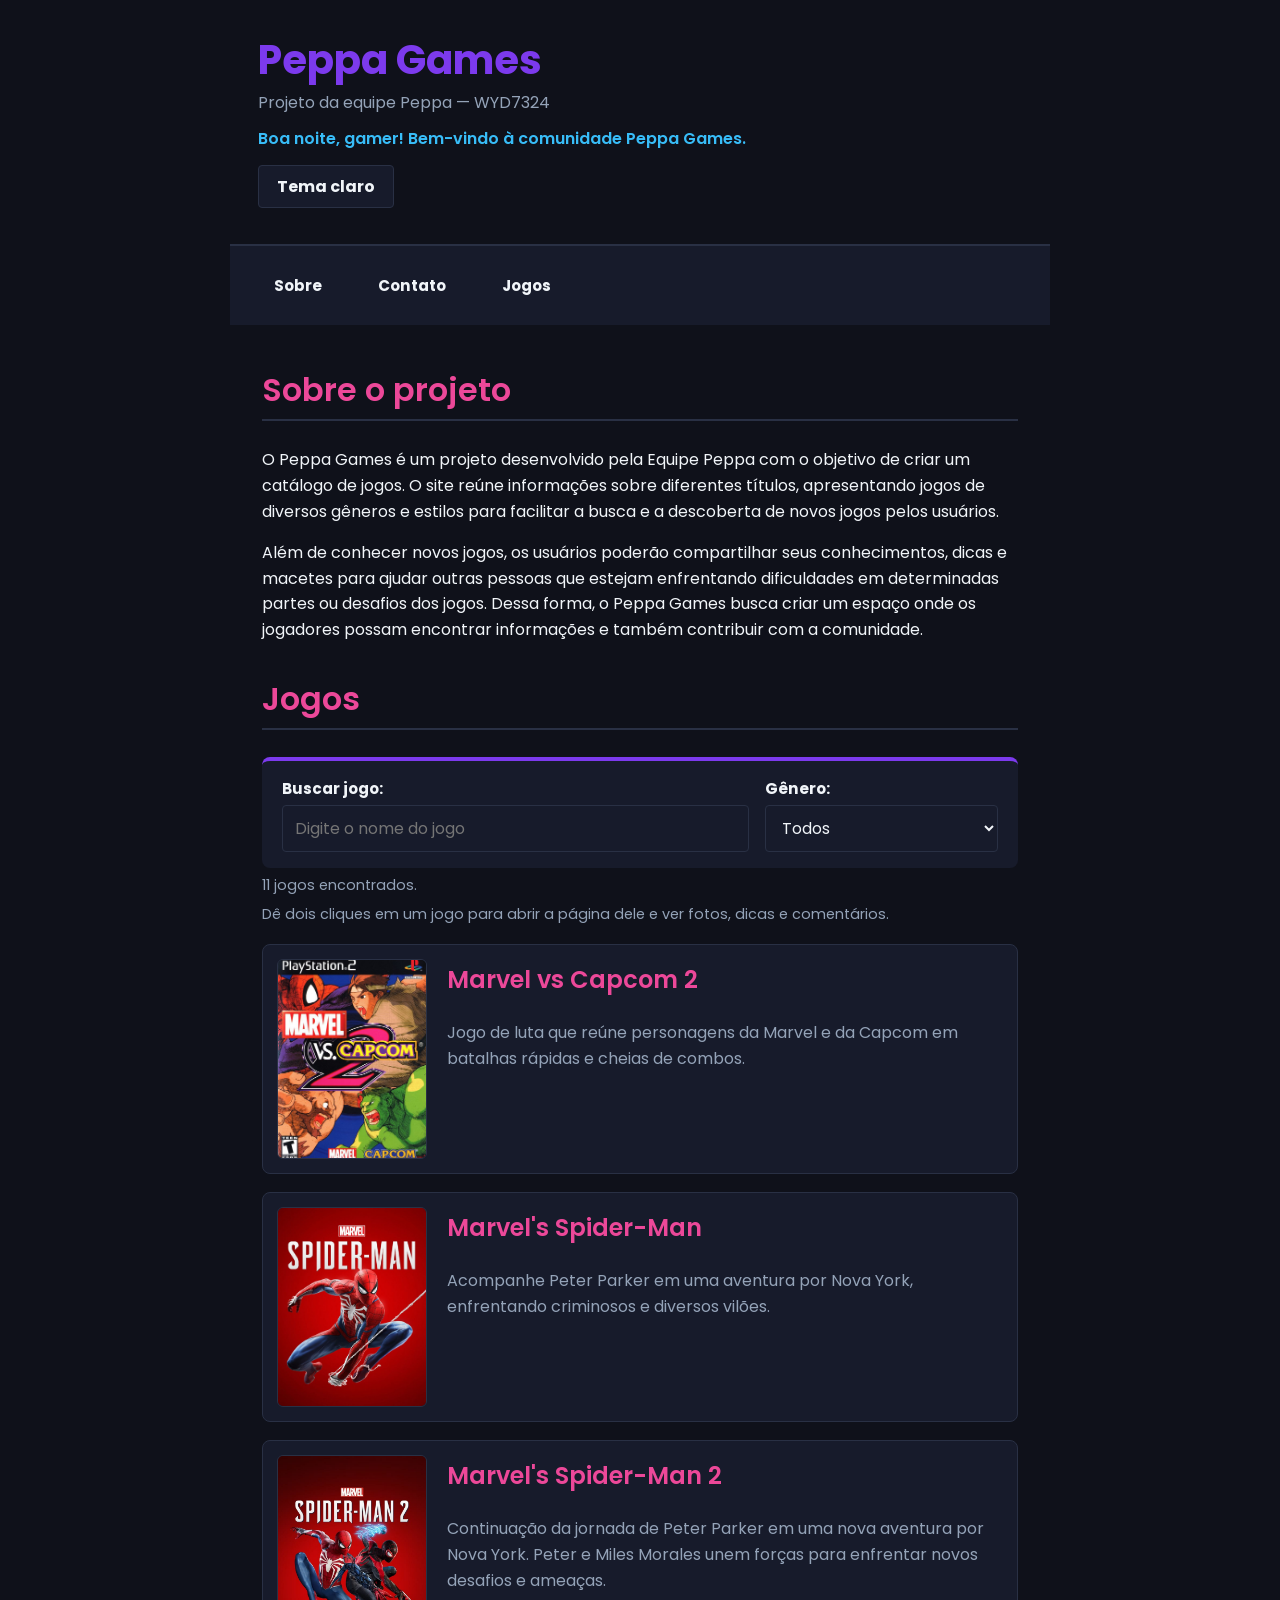
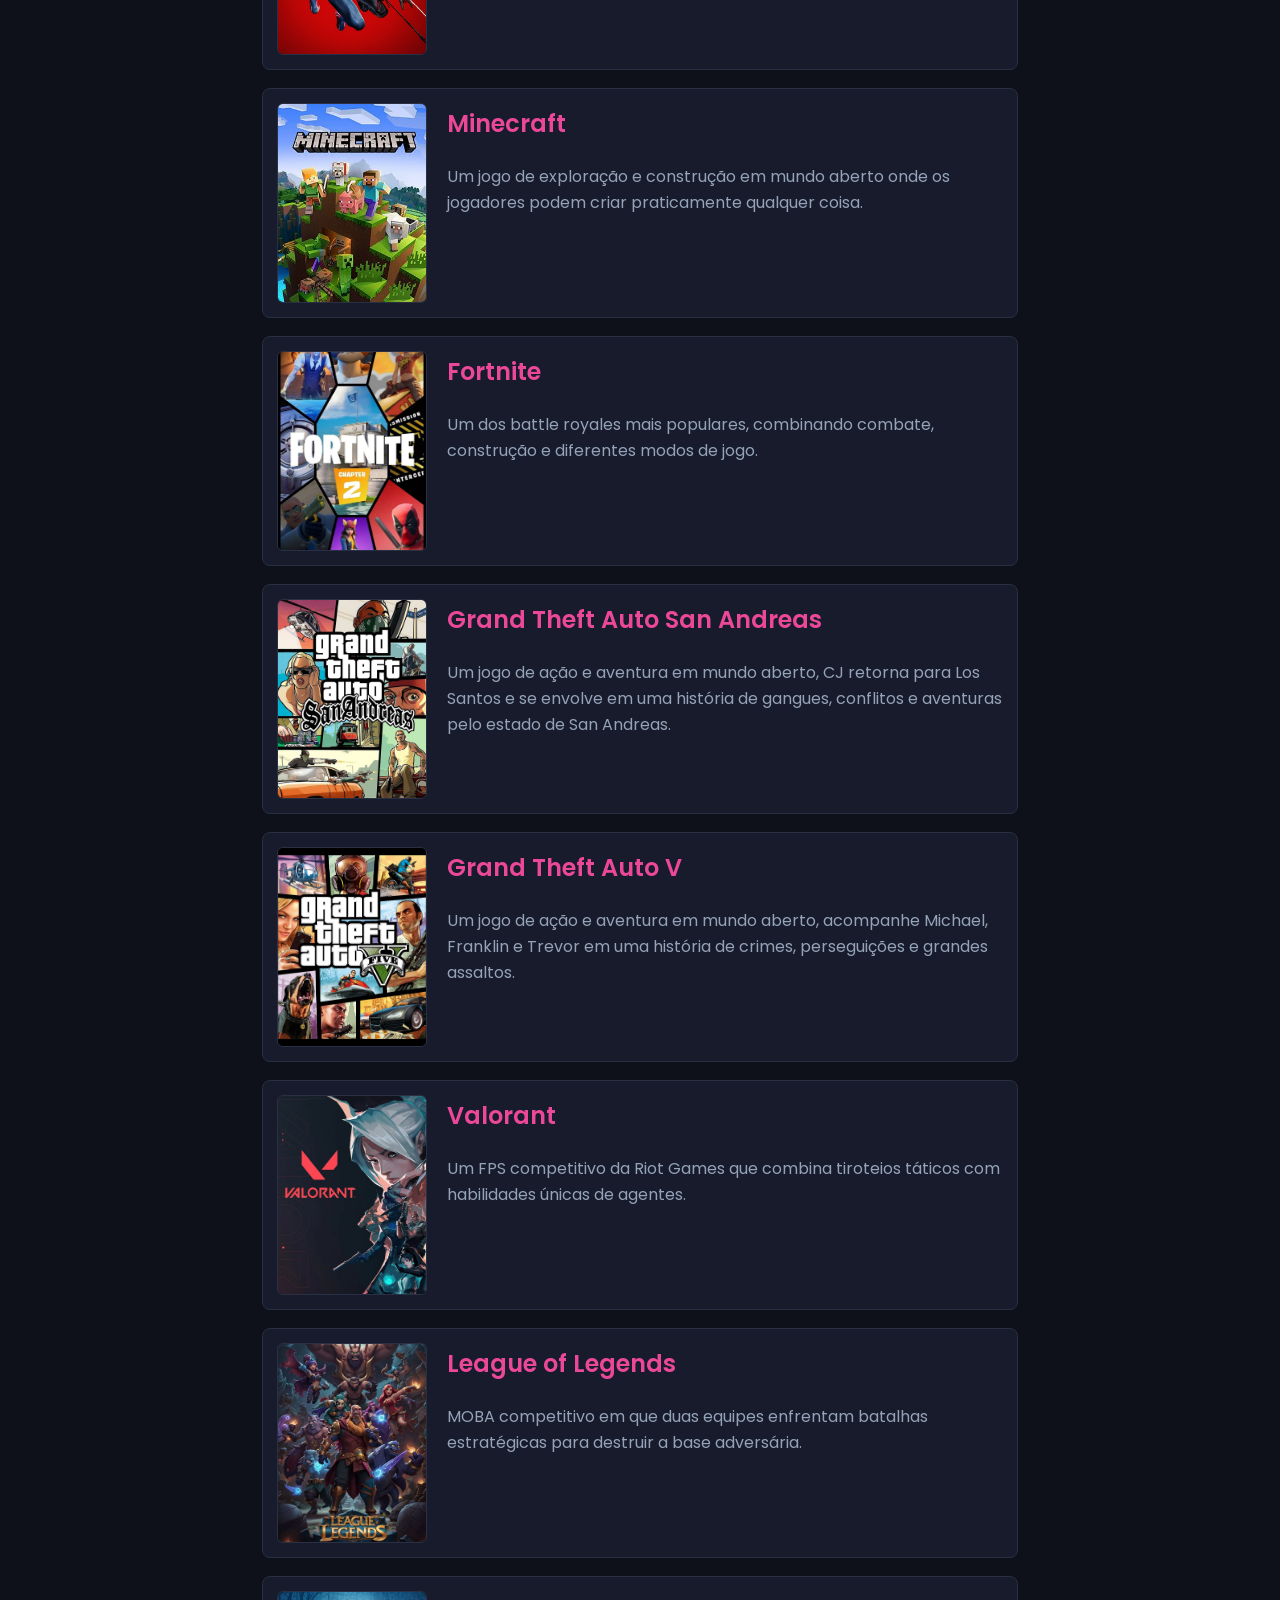
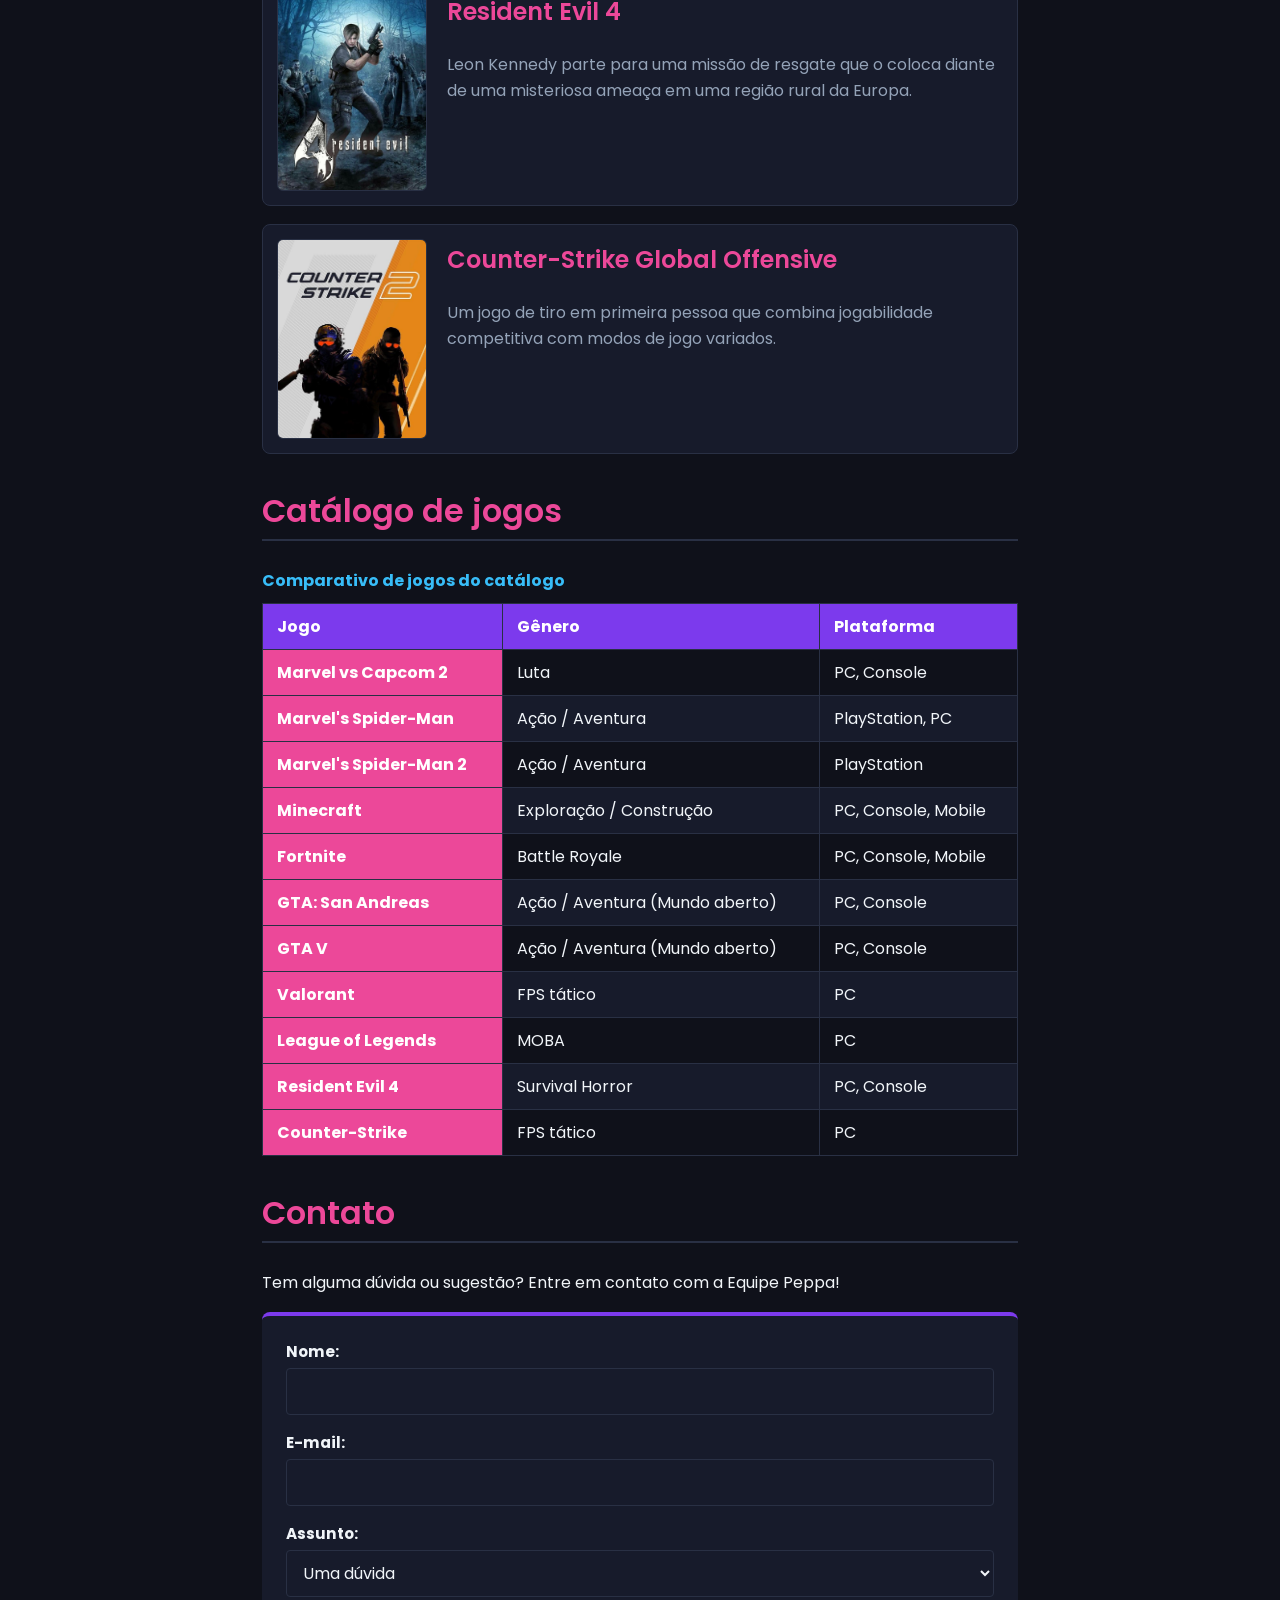
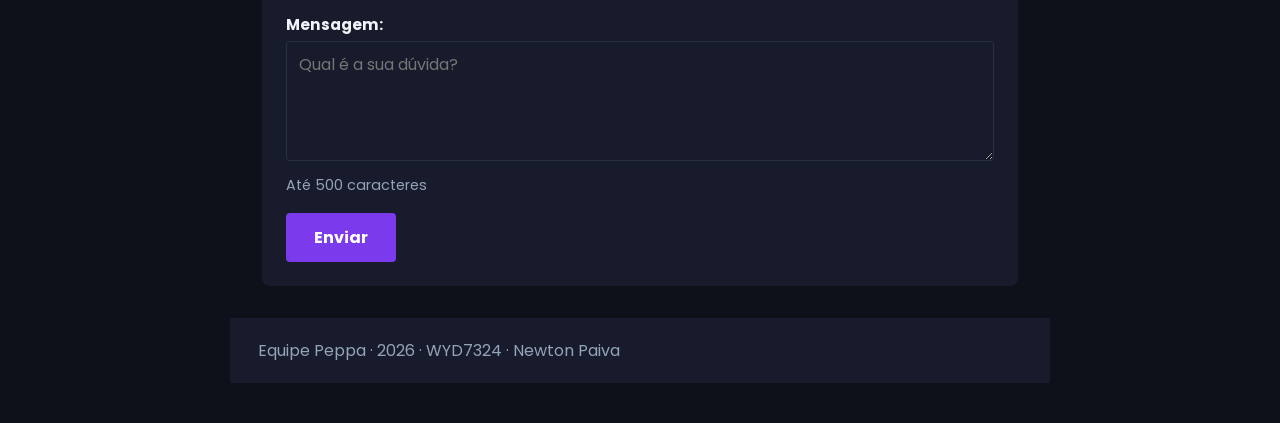
<file: estrutura-modelo/frontend/index.html>
<!DOCTYPE html>
<html lang="pt-BR">
  <head>
    <meta charset="UTF-8">
    <meta name="viewport" content="width=device-width, initial-scale=1.0">
    <meta name="description" content="Projeto da disciplina WYD7324 - equipe peppa" />
    <title>Peppa Games — Equipe Peppa</title>
    <link rel="stylesheet" href="css/estilo.css">
    <link rel="stylesheet" href="css/tema2.css" id="tema-claro" disabled>
    <link rel="stylesheet" href="css/jogo.css">
    <script src="js/usuario.js" defer></script>
  </head>

  <body> 

    <header>
      <h1>Peppa Games</h1>
      <p>Projeto da equipe Peppa — WYD7324</p>
      <p id="saudacao" class="saudacao">Olá, visitante!</p>
      <button type="button" id="botao-tema" class="botao-tema">Tema claro</button>
    </header>

    <nav>
      <ul>
        <li><a href="#sobre">Sobre</a></li>
        <li><a href="#contato">Contato</a></li>
        <li><a href="#jogos">Jogos</a></li>
      </ul>
    </nav>

    <main>
      <section id="sobre">
        <h2>Sobre o projeto</h2>
        <p>
          O Peppa Games é um projeto desenvolvido pela Equipe Peppa
          com o objetivo de criar um catálogo de jogos. O site reúne
          informações sobre diferentes títulos, apresentando jogos de
          diversos gêneros e estilos para facilitar a busca e a
          descoberta de novos jogos pelos usuários.
        </p>
        <p>Além de conhecer novos jogos, os usuários poderão compartilhar seus conhecimentos,
           dicas e macetes para ajudar outras pessoas que estejam enfrentando dificuldades em determinadas partes ou desafios dos jogos.
           Dessa forma, o Peppa Games busca criar um espaço onde os jogadores possam encontrar informações e também contribuir com a comunidade.</p>
      </section>

      <section id="jogos">
        <h2>Jogos</h2>

        <div class="busca-jogos">
          <div>
            <label for="busca">Buscar jogo:</label>
            <input type="text" id="busca" placeholder="Digite o nome do jogo">
          </div>
          <div>
            <label for="filtro-genero">Gênero:</label>
            <select id="filtro-genero">
              <option value="todos">Todos</option>
              <option value="luta">Luta</option>
              <option value="acao">Ação / Aventura</option>
              <option value="construcao">Exploração / Construção</option>
              <option value="battle-royale">Battle Royale</option>
              <option value="fps">FPS tático</option>
              <option value="moba">MOBA</option>
              <option value="terror">Survival Horror</option>
            </select>
          </div>
        </div>
        <p id="resultado-busca" class="contador" aria-live="polite"></p>

        <div class="lista-jogos">

        <article class="jogo" data-genero="luta">
          <img src="img/Marvel Vs Capcom 2.jpg" alt="Capa do jogo Marvel vs Capcom 2" width="300" height="400">
          <div>
            <h3>Marvel vs Capcom 2</h3>
            <p>Jogo de luta que reúne personagens da Marvel e da Capcom em batalhas rápidas e cheias de combos.</p>
          </div>
        </article>

        <article class="jogo" data-genero="acao">
          <img src="img/Spider-Man.jpg" alt="Capa do jogo Marvel's Spider-Man" width="300" height="400">
          <div>
            <h3>Marvel's Spider-Man</h3>
            <p>Acompanhe Peter Parker em uma aventura por Nova York, enfrentando criminosos e diversos vilões.</p>
          </div>
        </article>

        <article class="jogo" data-genero="acao">
          <img src="img/spiderman 2.jpg" alt="Capa do jogo Marvel's Spider-Man 2" width="300" height="400">
          <div>
            <h3>Marvel's Spider-Man 2</h3>
            <p>Continuação da jornada de Peter Parker em uma nova aventura por Nova York. Peter e Miles Morales unem forças para enfrentar novos desafios e ameaças.</p>
          </div>
        </article>

        <article class="jogo" data-genero="construcao">
          <img src="img/mine.jpg.jpg" alt="Capa do jogo Minecraft" width="300" height="400">
          <div>
            <h3>Minecraft</h3>
            <p>Um jogo de exploração e construção em mundo aberto onde os jogadores podem criar praticamente qualquer coisa.</p>
          </div>
        </article>

        <article class="jogo" data-genero="battle-royale">
          <img src="img/fortnite.jpg" alt="Capa do jogo Fortnite" width="300" height="400">
          <div>
            <h3>Fortnite</h3>
            <p>Um dos battle royales mais populares, combinando combate, construção e diferentes modos de jogo.</p>
          </div>
        </article>

        <article class="jogo" data-genero="acao">
          <img src="img/gta sa.jpg" alt="Capa do jogo Grand Theft Auto San Andreas" width="300" height="400">
          <div>
            <h3>Grand Theft Auto San Andreas</h3>
            <p>Um jogo de ação e aventura em mundo aberto, CJ retorna para Los Santos e se envolve em uma história de gangues, conflitos e aventuras pelo estado de San Andreas.</p>
          </div>
        </article>

        <article class="jogo" data-genero="acao">
          <img src="img/GTA V.jpg" alt="Capa do jogo Grand Theft Auto V" width="300" height="400">
          <div>
            <h3>Grand Theft Auto V</h3>
            <p>Um jogo de ação e aventura em mundo aberto, acompanhe Michael, Franklin e Trevor em uma história de crimes, perseguições e grandes assaltos.</p>
          </div>
        </article>

        <article class="jogo" data-genero="fps">
          <img src="img/vava.jpg" alt="Capa do jogo Valorant" width="300" height="400">
          <div>
            <h3>Valorant</h3>
            <p>Um FPS competitivo da Riot Games que combina tiroteios táticos com habilidades únicas de agentes.</p>
          </div>
        </article>

        <article class="jogo" data-genero="moba">
          <img src="img/lol.jpg" alt="Capa do jogo League of Legends" width="300" height="400">
          <div>
            <h3>League of Legends</h3>
            <p>MOBA competitivo em que duas equipes enfrentam batalhas estratégicas para destruir a base adversária.</p>
          </div>
        </article>

        <article class="jogo" data-genero="terror">
          <img src="img/Leon Kennedy.jpg" alt="Capa do jogo Resident Evil 4" width="300" height="400">
          <div>
            <h3>Resident Evil 4</h3>
            <p>Leon Kennedy parte para uma missão de resgate que o coloca diante de uma misteriosa ameaça em uma região rural da Europa.</p>
          </div>
        </article>

        <article class="jogo" data-genero="fps">
          <img src="img/Cs2.jpg" alt="Capa do jogo Counter-Strike Global Offensive" width="300" height="400">
          <div>
            <h3>Counter-Strike Global Offensive</h3>
            <p>Um jogo de tiro em primeira pessoa que combina jogabilidade competitiva com modos de jogo variados.</p>
          </div>
        </article>
        </div>
      </section>

<section id="catalogo">
  <h2>Catálogo de jogos</h2>
  <table class="tabela-catalogo">
    <caption>Comparativo de jogos do catálogo</caption>
    <thead>
      <tr>
        <th>Jogo</th>
        <th>Gênero</th>
        <th>Plataforma</th>
      </tr>
    </thead>
    <tbody>
      <tr>
        <th>Marvel vs Capcom 2</th>
        <td>Luta</td>
        <td>PC, Console</td>
      </tr>
      <tr>
        <th>Marvel's Spider-Man</th>
        <td>Ação / Aventura</td>
        <td>PlayStation, PC</td>
      </tr>
      <tr>
        <th>Marvel's Spider-Man 2</th>
        <td>Ação / Aventura</td>
        <td>PlayStation</td>
      </tr>
      <tr>
        <th>Minecraft</th>
        <td>Exploração / Construção</td>
        <td>PC, Console, Mobile</td>
      </tr>
      <tr>
        <th>Fortnite</th>
        <td>Battle Royale</td>
        <td>PC, Console, Mobile</td>
      </tr>
      <tr>
        <th>GTA: San Andreas</th>
        <td>Ação / Aventura (Mundo aberto)</td>
        <td>PC, Console</td>
      </tr>
      <tr>
        <th>GTA V</th>
        <td>Ação / Aventura (Mundo aberto)</td>
        <td>PC, Console</td>
      </tr>
      <tr>
        <th>Valorant</th>
        <td>FPS tático</td>
        <td>PC</td>
      </tr>
      <tr>
        <th>League of Legends</th>
        <td>MOBA</td>
        <td>PC</td>
      </tr>
      <tr>
        <th>Resident Evil 4</th>
        <td>Survival Horror</td>
        <td>PC, Console</td>
      </tr>
      <tr>
        <th>Counter-Strike</th>
        <td>FPS tático</td>
        <td>PC</td>
      </tr>
    </tbody>
  </table>
</section>
      <section id="contato">
        <h2>Contato</h2>
        <p>Tem alguma dúvida ou sugestão? Entre em contato com a Equipe Peppa!</p>
        <form id="form-contato" action="#" method="post">

          <div>
            <label for="nome">Nome:</label>
            <input type="text" id="nome" name="nome" required>
          </div>

          <div>
            <label for="email">E-mail:</label>
            <input type="email" id="email" name="email" required>
          </div>

          <div>
            <label for="assunto">Assunto:</label>
            <select id="assunto" name="assunto">
              <option value="duvida">Uma dúvida</option>
              <option value="sugestao">Sugestão de jogo</option>
              <option value="feedback">Feedback sobre um jogo</option>
            </select>
          </div>

          <div>
            <label for="mensagem">Mensagem:</label>
            <textarea id="mensagem" name="mensagem" maxlength="500" required></textarea>
            <p id="contador" class="contador">Até 500 caracteres</p>
          </div>

          <button type="submit">Enviar</button>

          <p id="aviso" class="aviso" aria-live="polite"></p>

        </form>

      </section>
    </main>

    <footer>
      <p>Equipe Peppa &middot; 2026 &middot; WYD7324 &middot; Newton Paiva</p>
    </footer>

    <script src="js/jogos.js" defer></script>
    <script src="js/script.js" defer></script>
    <script src="js/abrir-jogo.js" defer></script>

  </body>
</html>
</file>
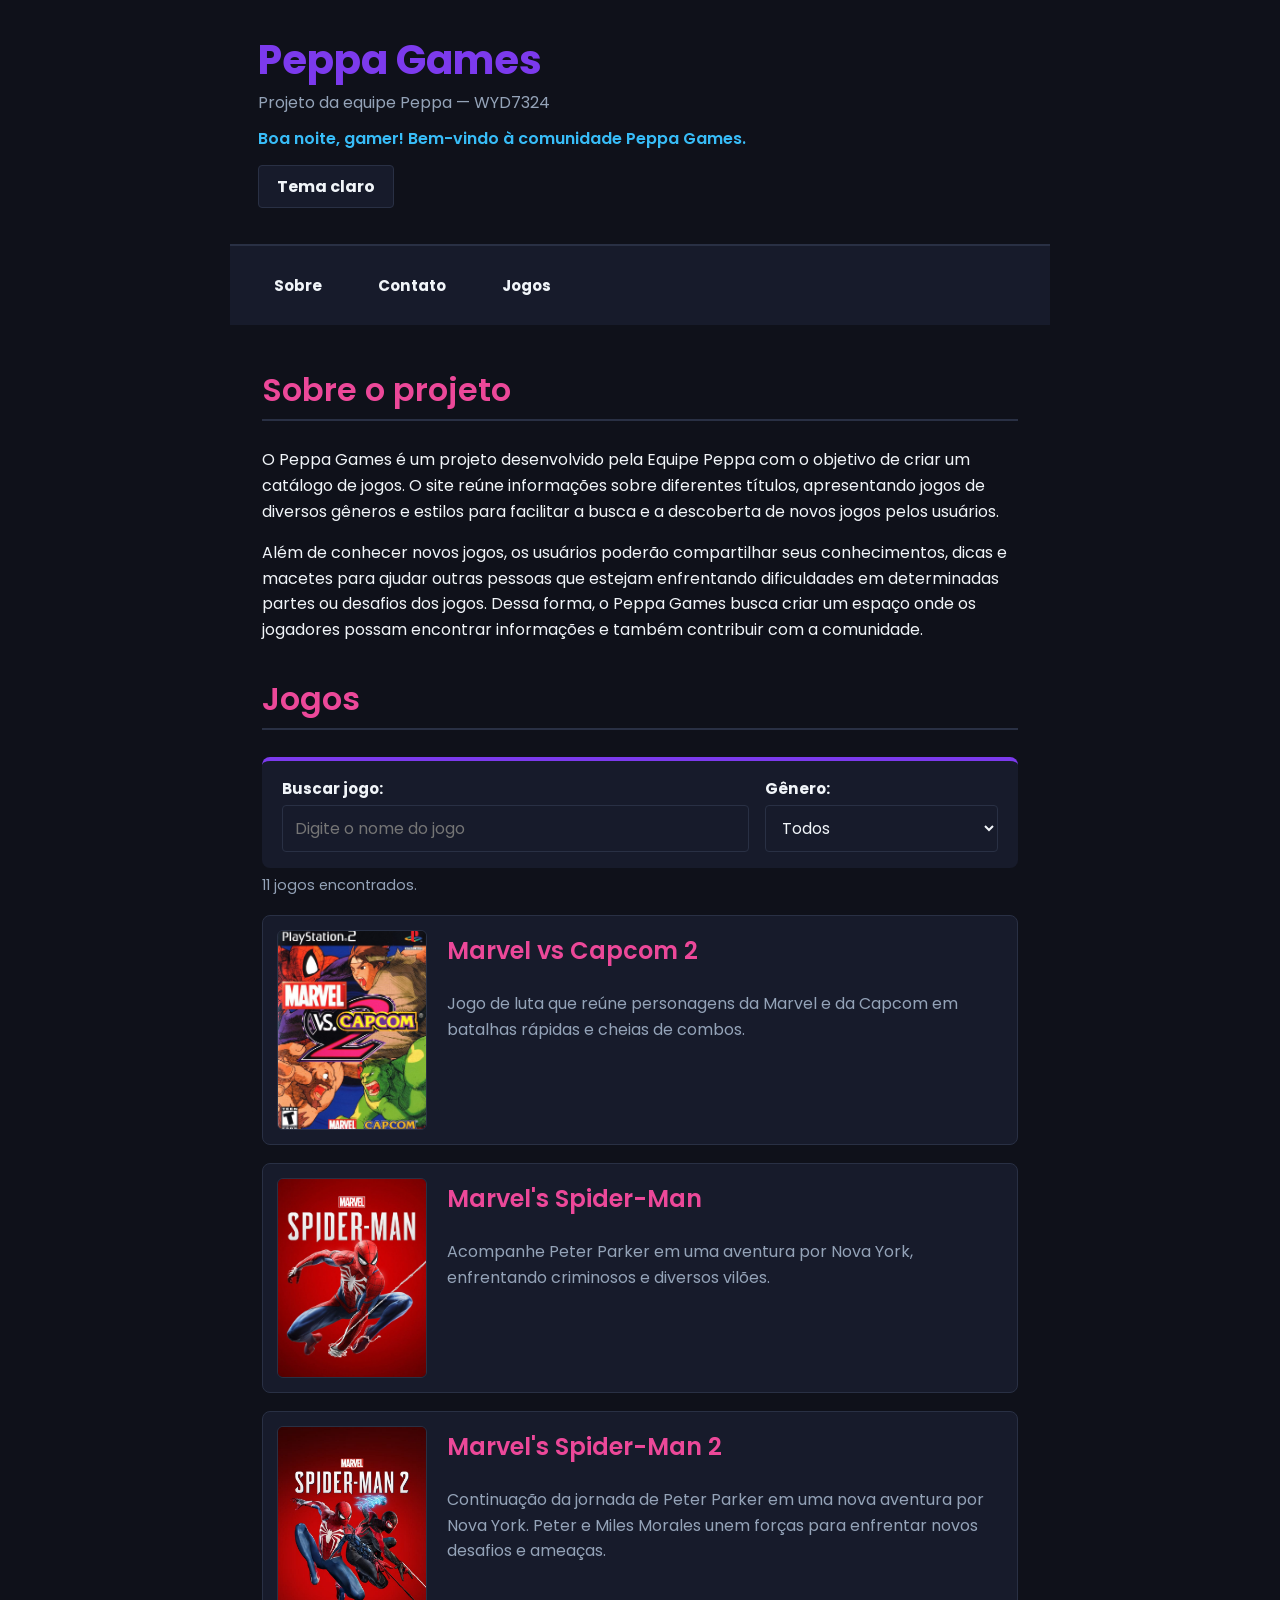
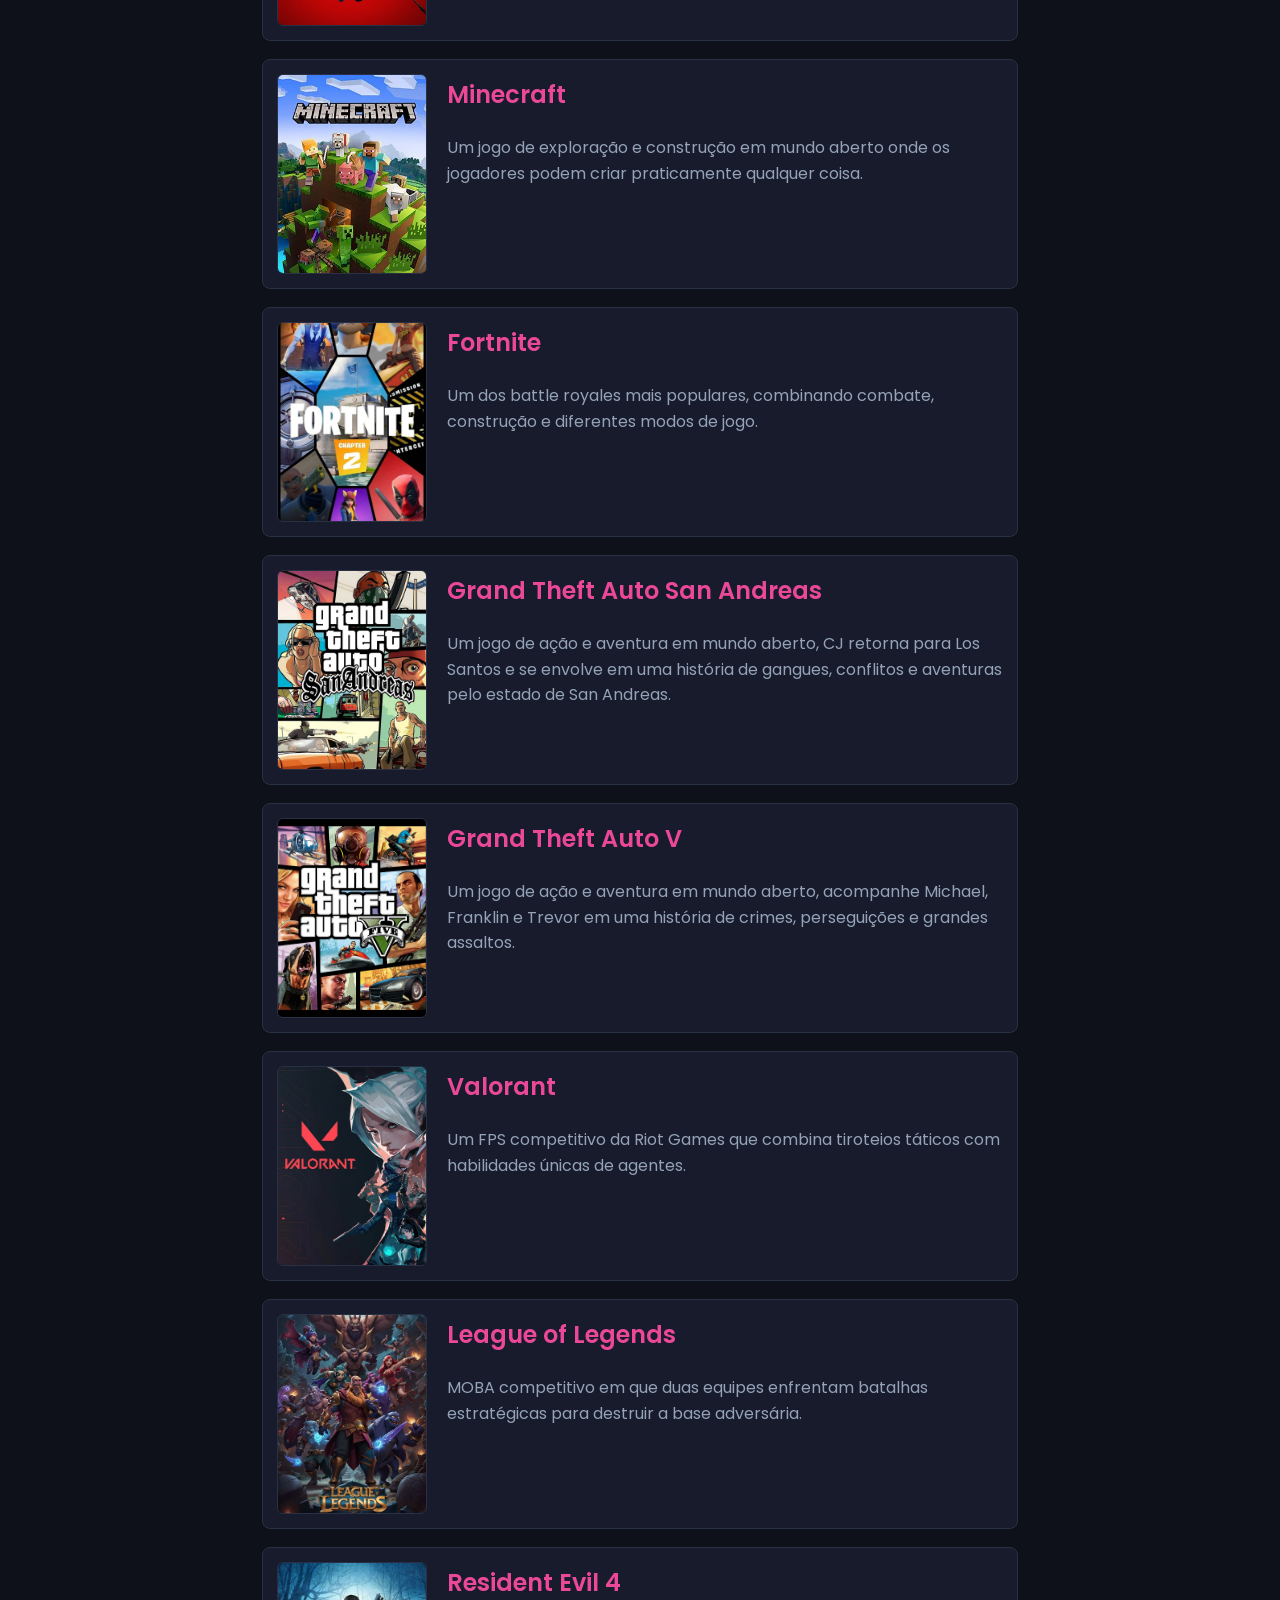
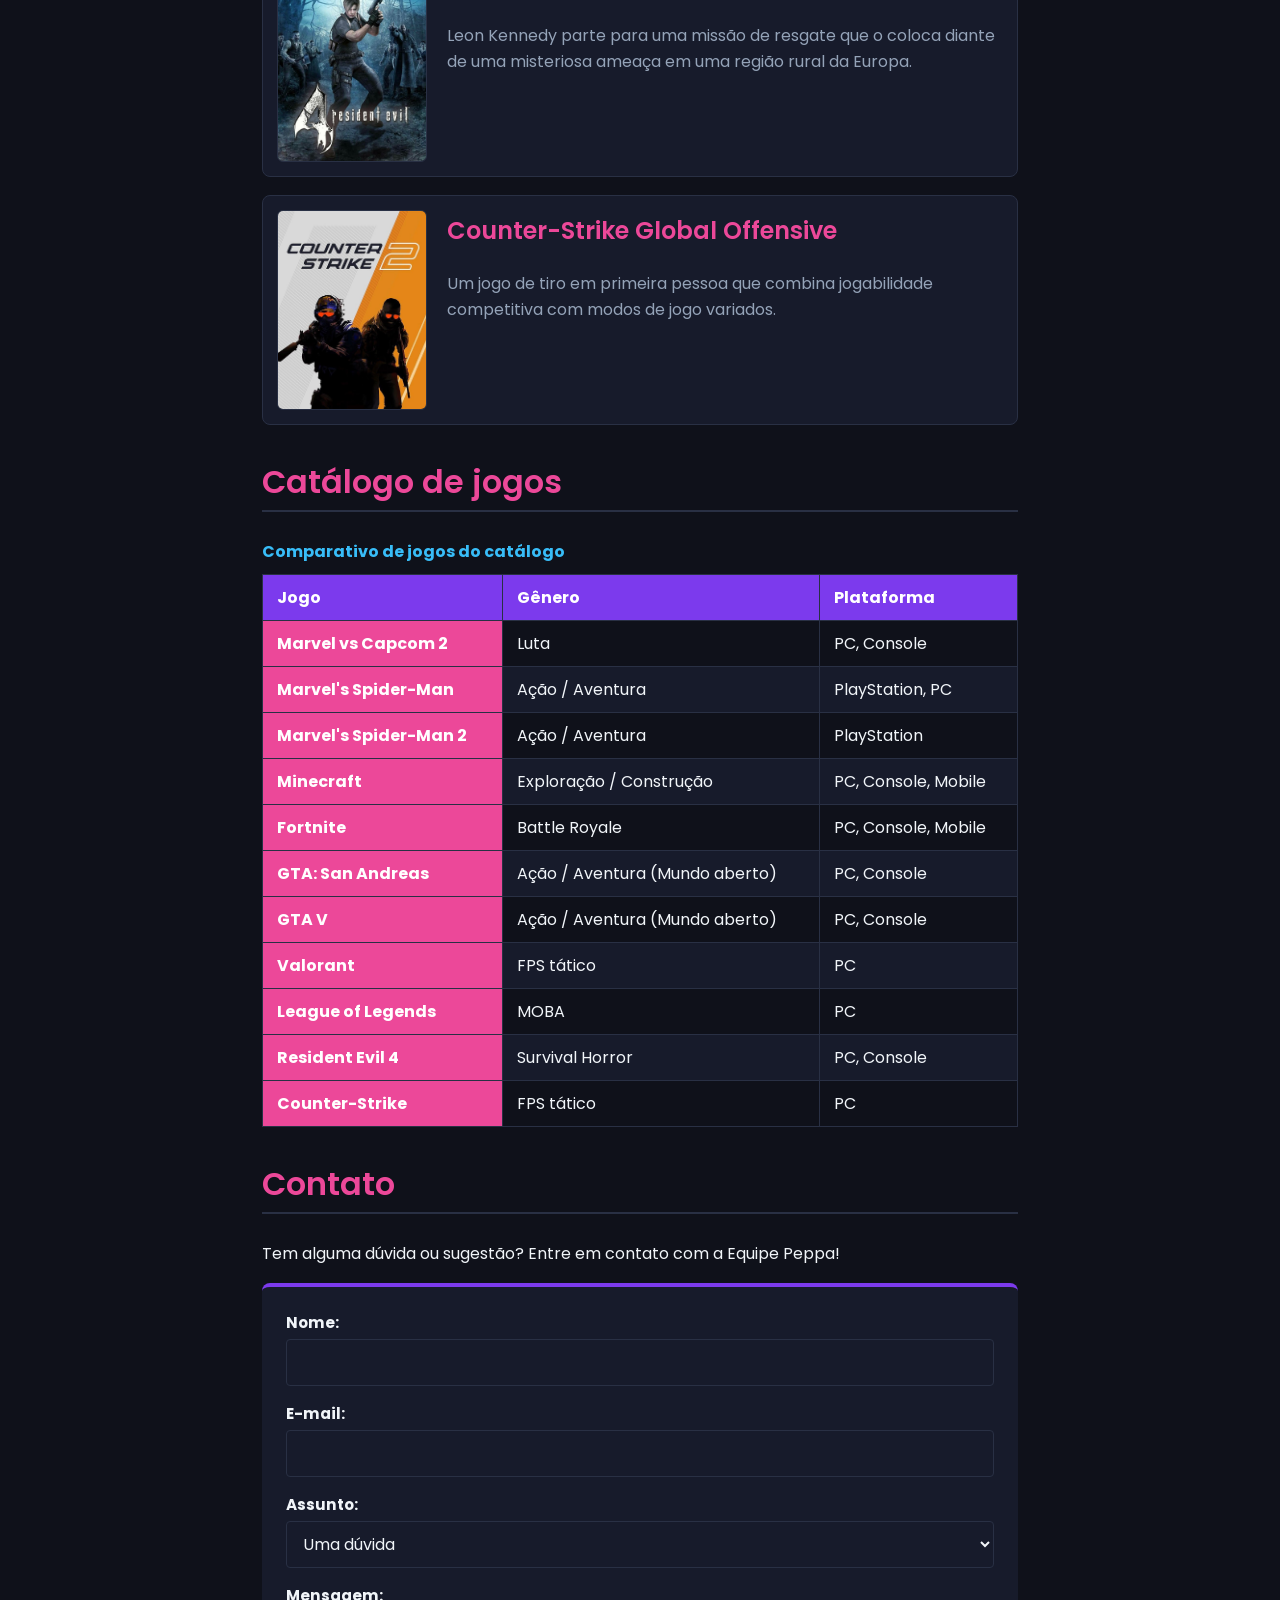
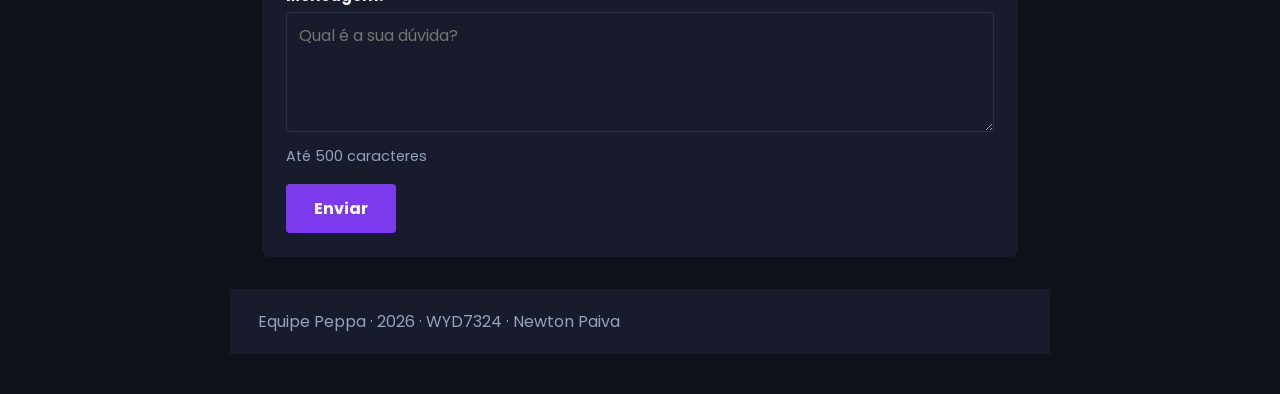
<file: peppa-games-/Projeto/frontend/index.html>
<!DOCTYPE html>
<html lang="pt-BR">
  <head>
    <meta charset="UTF-8">
    <meta name="viewport" content="width=device-width, initial-scale=1.0">
    <meta name="description" content="Projeto da disciplina WYD7324 - equipe peppa" />
    <title>Peppa Games — Equipe Peppa</title>
    <link rel="stylesheet" href="css/estilo.css">
    <link rel="stylesheet" href="css/tema2.css" id="tema-claro" disabled>
  </head>

  <body> 

    <header>
      <h1>Peppa Games</h1>
      <p>Projeto da equipe Peppa — WYD7324</p>
      <p id="saudacao" class="saudacao">Olá, visitante!</p>
      <button type="button" id="botao-tema" class="botao-tema">Tema claro</button>
    </header>

    <nav>
      <ul>
        <li><a href="#sobre">Sobre</a></li>
        <li><a href="#contato">Contato</a></li>
        <li><a href="#jogos">Jogos</a></li>
      </ul>
    </nav>

    <main>
      <section id="sobre">
        <h2>Sobre o projeto</h2>
        <p>
          O Peppa Games é um projeto desenvolvido pela Equipe Peppa
          com o objetivo de criar um catálogo de jogos. O site reúne
          informações sobre diferentes títulos, apresentando jogos de
          diversos gêneros e estilos para facilitar a busca e a
          descoberta de novos jogos pelos usuários.
        </p>
        <p>Além de conhecer novos jogos, os usuários poderão compartilhar seus conhecimentos,
           dicas e macetes para ajudar outras pessoas que estejam enfrentando dificuldades em determinadas partes ou desafios dos jogos.
           Dessa forma, o Peppa Games busca criar um espaço onde os jogadores possam encontrar informações e também contribuir com a comunidade.</p>
      </section>

      <section id="jogos">
        <h2>Jogos</h2>

        <div class="busca-jogos">
          <div>
            <label for="busca">Buscar jogo:</label>
            <input type="text" id="busca" placeholder="Digite o nome do jogo">
          </div>
          <div>
            <label for="filtro-genero">Gênero:</label>
            <select id="filtro-genero">
              <option value="todos">Todos</option>
              <option value="luta">Luta</option>
              <option value="acao">Ação / Aventura</option>
              <option value="construcao">Exploração / Construção</option>
              <option value="battle-royale">Battle Royale</option>
              <option value="fps">FPS tático</option>
              <option value="moba">MOBA</option>
              <option value="terror">Survival Horror</option>
            </select>
          </div>
        </div>
        <p id="resultado-busca" class="contador" aria-live="polite"></p>

        <div class="lista-jogos">

        <article class="jogo" data-genero="luta">
          <img src="img/Marvel Vs Capcom 2.jpg" alt="Capa do jogo Marvel vs Capcom 2" width="300" height="400">
          <div>
            <h3>Marvel vs Capcom 2</h3>
            <p>Jogo de luta que reúne personagens da Marvel e da Capcom em batalhas rápidas e cheias de combos.</p>
          </div>
        </article>

        <article class="jogo" data-genero="acao">
          <img src="img/Spider-Man.jpg" alt="Capa do jogo Marvel's Spider-Man" width="300" height="400">
          <div>
            <h3>Marvel's Spider-Man</h3>
            <p>Acompanhe Peter Parker em uma aventura por Nova York, enfrentando criminosos e diversos vilões.</p>
          </div>
        </article>

        <article class="jogo" data-genero="acao">
          <img src="img/spiderman 2.jpg" alt="Capa do jogo Marvel's Spider-Man 2" width="300" height="400">
          <div>
            <h3>Marvel's Spider-Man 2</h3>
            <p>Continuação da jornada de Peter Parker em uma nova aventura por Nova York. Peter e Miles Morales unem forças para enfrentar novos desafios e ameaças.</p>
          </div>
        </article>

        <article class="jogo" data-genero="construcao">
          <img src="img/mine.jpg.jpg" alt="Capa do jogo Minecraft" width="300" height="400">
          <div>
            <h3>Minecraft</h3>
            <p>Um jogo de exploração e construção em mundo aberto onde os jogadores podem criar praticamente qualquer coisa.</p>
          </div>
        </article>

        <article class="jogo" data-genero="battle-royale">
          <img src="img/fortnite.jpg" alt="Capa do jogo Fortnite" width="300" height="400">
          <div>
            <h3>Fortnite</h3>
            <p>Um dos battle royales mais populares, combinando combate, construção e diferentes modos de jogo.</p>
          </div>
        </article>

        <article class="jogo" data-genero="acao">
          <img src="img/gta sa.jpg" alt="Capa do jogo Grand Theft Auto San Andreas" width="300" height="400">
          <div>
            <h3>Grand Theft Auto San Andreas</h3>
            <p>Um jogo de ação e aventura em mundo aberto, CJ retorna para Los Santos e se envolve em uma história de gangues, conflitos e aventuras pelo estado de San Andreas.</p>
          </div>
        </article>

        <article class="jogo" data-genero="acao">
          <img src="img/GTA V.jpg" alt="Capa do jogo Grand Theft Auto V" width="300" height="400">
          <div>
            <h3>Grand Theft Auto V</h3>
            <p>Um jogo de ação e aventura em mundo aberto, acompanhe Michael, Franklin e Trevor em uma história de crimes, perseguições e grandes assaltos.</p>
          </div>
        </article>

        <article class="jogo" data-genero="fps">
          <img src="img/vava.jpg" alt="Capa do jogo Valorant" width="300" height="400">
          <div>
            <h3>Valorant</h3>
            <p>Um FPS competitivo da Riot Games que combina tiroteios táticos com habilidades únicas de agentes.</p>
          </div>
        </article>

        <article class="jogo" data-genero="moba">
          <img src="img/lol.jpg" alt="Capa do jogo League of Legends" width="300" height="400">
          <div>
            <h3>League of Legends</h3>
            <p>MOBA competitivo em que duas equipes enfrentam batalhas estratégicas para destruir a base adversária.</p>
          </div>
        </article>

        <article class="jogo" data-genero="terror">
          <img src="img/Leon Kennedy.jpg" alt="Capa do jogo Resident Evil 4" width="300" height="400">
          <div>
            <h3>Resident Evil 4</h3>
            <p>Leon Kennedy parte para uma missão de resgate que o coloca diante de uma misteriosa ameaça em uma região rural da Europa.</p>
          </div>
        </article>

        <article class="jogo" data-genero="fps">
          <img src="img/Cs2.jpg" alt="Capa do jogo Counter-Strike Global Offensive" width="300" height="400">
          <div>
            <h3>Counter-Strike Global Offensive</h3>
            <p>Um jogo de tiro em primeira pessoa que combina jogabilidade competitiva com modos de jogo variados.</p>
          </div>
        </article>
        </div>
      </section>

<section id="catalogo">
  <h2>Catálogo de jogos</h2>
  <table class="tabela-catalogo">
    <caption>Comparativo de jogos do catálogo</caption>
    <thead>
      <tr>
        <th>Jogo</th>
        <th>Gênero</th>
        <th>Plataforma</th>
      </tr>
    </thead>
    <tbody>
      <tr>
        <th>Marvel vs Capcom 2</th>
        <td>Luta</td>
        <td>PC, Console</td>
      </tr>
      <tr>
        <th>Marvel's Spider-Man</th>
        <td>Ação / Aventura</td>
        <td>PlayStation, PC</td>
      </tr>
      <tr>
        <th>Marvel's Spider-Man 2</th>
        <td>Ação / Aventura</td>
        <td>PlayStation</td>
      </tr>
      <tr>
        <th>Minecraft</th>
        <td>Exploração / Construção</td>
        <td>PC, Console, Mobile</td>
      </tr>
      <tr>
        <th>Fortnite</th>
        <td>Battle Royale</td>
        <td>PC, Console, Mobile</td>
      </tr>
      <tr>
        <th>GTA: San Andreas</th>
        <td>Ação / Aventura (Mundo aberto)</td>
        <td>PC, Console</td>
      </tr>
      <tr>
        <th>GTA V</th>
        <td>Ação / Aventura (Mundo aberto)</td>
        <td>PC, Console</td>
      </tr>
      <tr>
        <th>Valorant</th>
        <td>FPS tático</td>
        <td>PC</td>
      </tr>
      <tr>
        <th>League of Legends</th>
        <td>MOBA</td>
        <td>PC</td>
      </tr>
      <tr>
        <th>Resident Evil 4</th>
        <td>Survival Horror</td>
        <td>PC, Console</td>
      </tr>
      <tr>
        <th>Counter-Strike</th>
        <td>FPS tático</td>
        <td>PC</td>
      </tr>
    </tbody>
  </table>
</section>
      <section id="contato">
        <h2>Contato</h2>
        <p>Tem alguma dúvida ou sugestão? Entre em contato com a Equipe Peppa!</p>
        <form id="form-contato" action="#" method="post">

          <div>
            <label for="nome">Nome:</label>
            <input type="text" id="nome" name="nome" required>
          </div>

          <div>
            <label for="email">E-mail:</label>
            <input type="email" id="email" name="email" required>
          </div>

          <div>
            <label for="assunto">Assunto:</label>
            <select id="assunto" name="assunto">
              <option value="duvida">Uma dúvida</option>
              <option value="sugestao">Sugestão de jogo</option>
              <option value="feedback">Feedback sobre um jogo</option>
            </select>
          </div>

          <div>
            <label for="mensagem">Mensagem:</label>
            <textarea id="mensagem" name="mensagem" maxlength="500" required></textarea>
            <p id="contador" class="contador">Até 500 caracteres</p>
          </div>

          <button type="submit">Enviar</button>

          <p id="aviso" class="aviso" aria-live="polite"></p>

        </form>

      </section>
    </main>

    <footer>
      <p>Equipe Peppa &middot; 2026 &middot; WYD7324 &middot; Newton Paiva</p>
    </footer>

    <script src="js/script.js" defer></script>

  </body>
</html>
</file>
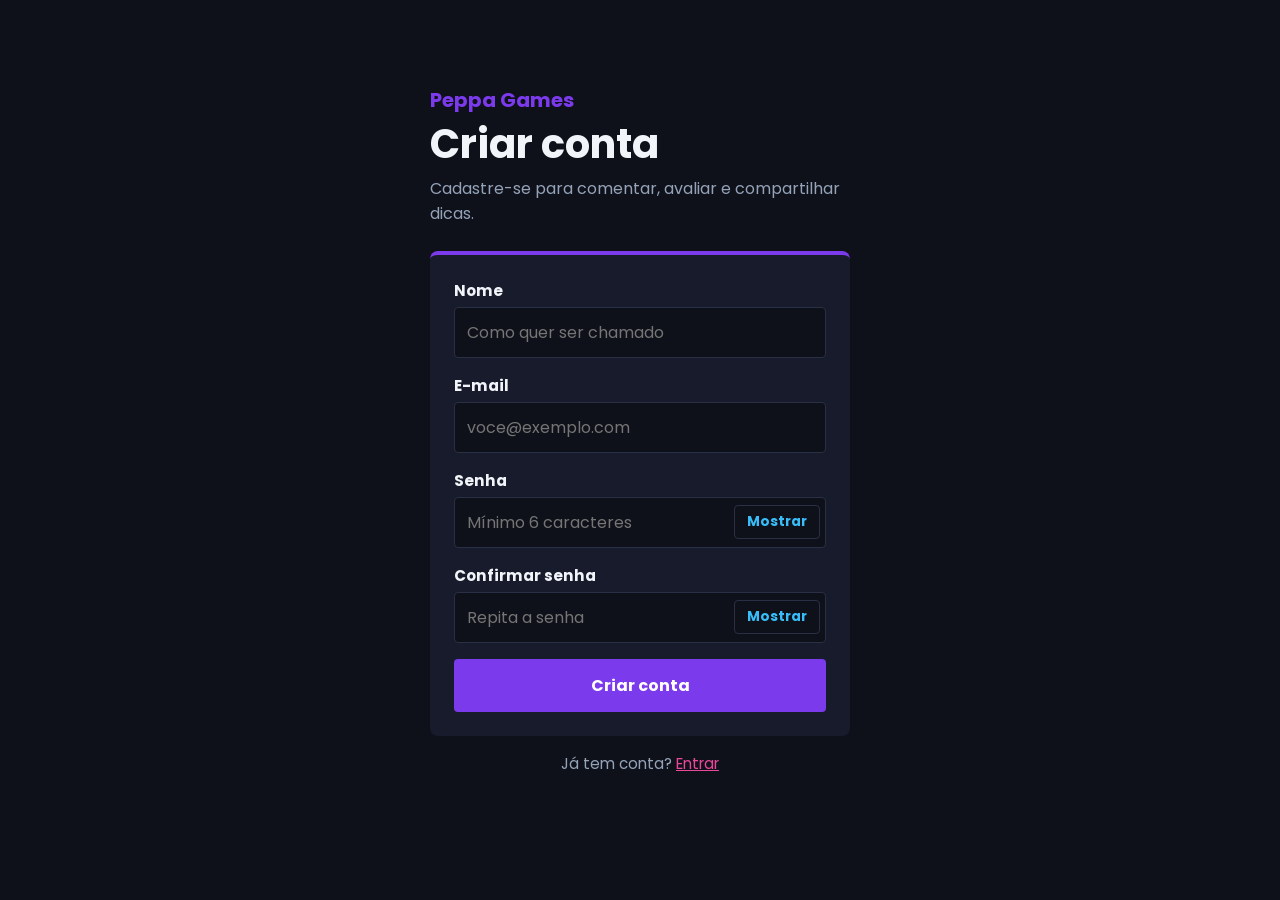
<file: estrutura-modelo/frontend/cadastro.html>
<!DOCTYPE html>
<html lang="pt-BR">
  <head>
    <meta charset="UTF-8">
    <meta name="viewport" content="width=device-width, initial-scale=1.0">
    <title>Criar conta — Peppa Games</title>
    <link rel="stylesheet" href="css/estilo.css">
    <link rel="stylesheet" href="css/login.css">
    <script src="js/auth-comum.js" defer></script>
    <script src="js/cadastro.js" defer></script>
  </head>

  <body>
    <main class="pagina-login">
      <section class="cartao-login" aria-labelledby="titulo-login">
        <p class="marca">Peppa Games</p>
        <h1 id="titulo-login">Criar conta</h1>
        <p class="subtitulo">Cadastre-se para comentar, avaliar e compartilhar dicas.</p>

        <form id="form-cadastro" method="post">
          <div>
            <label for="nome">Nome</label>
            <input type="text" id="nome" name="nome" placeholder="Como quer ser chamado" minlength="2" maxlength="40" autocomplete="nickname" required>
          </div>
          <div>
            <label for="email">E-mail</label>
            <input type="email" id="email" name="email" placeholder="voce@exemplo.com" autocomplete="email" required>
          </div>
          <div>
            <label for="senha">Senha</label>
            <div class="campo-senha">
              <input type="password" id="senha" name="senha" placeholder="Mínimo 6 caracteres" minlength="6" autocomplete="new-password" required>
              <button type="button" class="mostrar-senha" aria-pressed="false">Mostrar</button>
            </div>
          </div>
          <div>
            <label for="confirmar">Confirmar senha</label>
            <div class="campo-senha">
              <input type="password" id="confirmar" placeholder="Repita a senha" minlength="6" autocomplete="new-password" required>
              <button type="button" class="mostrar-senha" aria-pressed="false">Mostrar</button>
            </div>
          </div>

          <button type="submit">Criar conta</button>
          <p id="aviso-cadastro" class="aviso" role="status" aria-live="polite"></p>
        </form>

        <p class="rodape-login">Já tem conta? <a href="login.html">Entrar</a></p>
      </section>
    </main>
  </body>
</html>
</file>
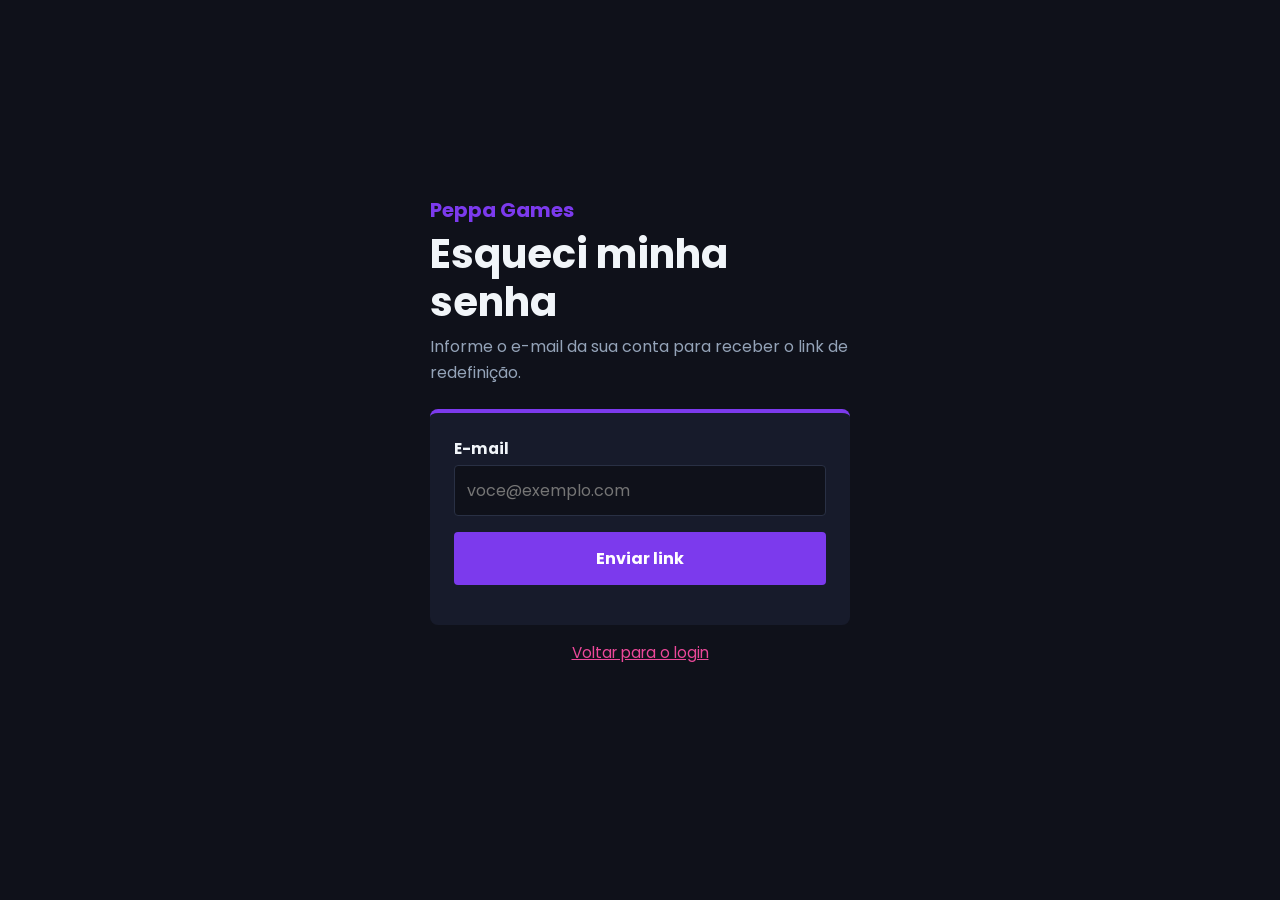
<file: estrutura-modelo/frontend/esqueci-senha.html>
<!DOCTYPE html>
<html lang="pt-BR">
  <head>
    <meta charset="UTF-8">
    <meta name="viewport" content="width=device-width, initial-scale=1.0">
    <title>Esqueci minha senha — Peppa Games</title>
    <link rel="stylesheet" href="css/estilo.css">
    <link rel="stylesheet" href="css/login.css">
    <script src="js/auth-comum.js" defer></script>
    <script src="js/esqueci-senha.js" defer></script>
  </head>

  <body>
    <main class="pagina-login">
      <section class="cartao-login" aria-labelledby="titulo-login">
        <p class="marca">Peppa Games</p>
        <h1 id="titulo-login">Esqueci minha senha</h1>
        <p class="subtitulo">Informe o e-mail da sua conta para receber o link de redefinição.</p>

        <form id="form-esqueci" method="post">
          <div>
            <label for="email">E-mail</label>
            <input type="email" id="email" name="email" placeholder="voce@exemplo.com" autocomplete="email" required>
          </div>
          <button type="submit">Enviar link</button>
          <p id="aviso-esqueci" class="aviso" role="status" aria-live="polite"></p>
          <p id="link-dev"></p>
        </form>

        <p class="rodape-login"><a href="login.html">Voltar para o login</a></p>
      </section>
    </main>
  </body>
</html>
</file>
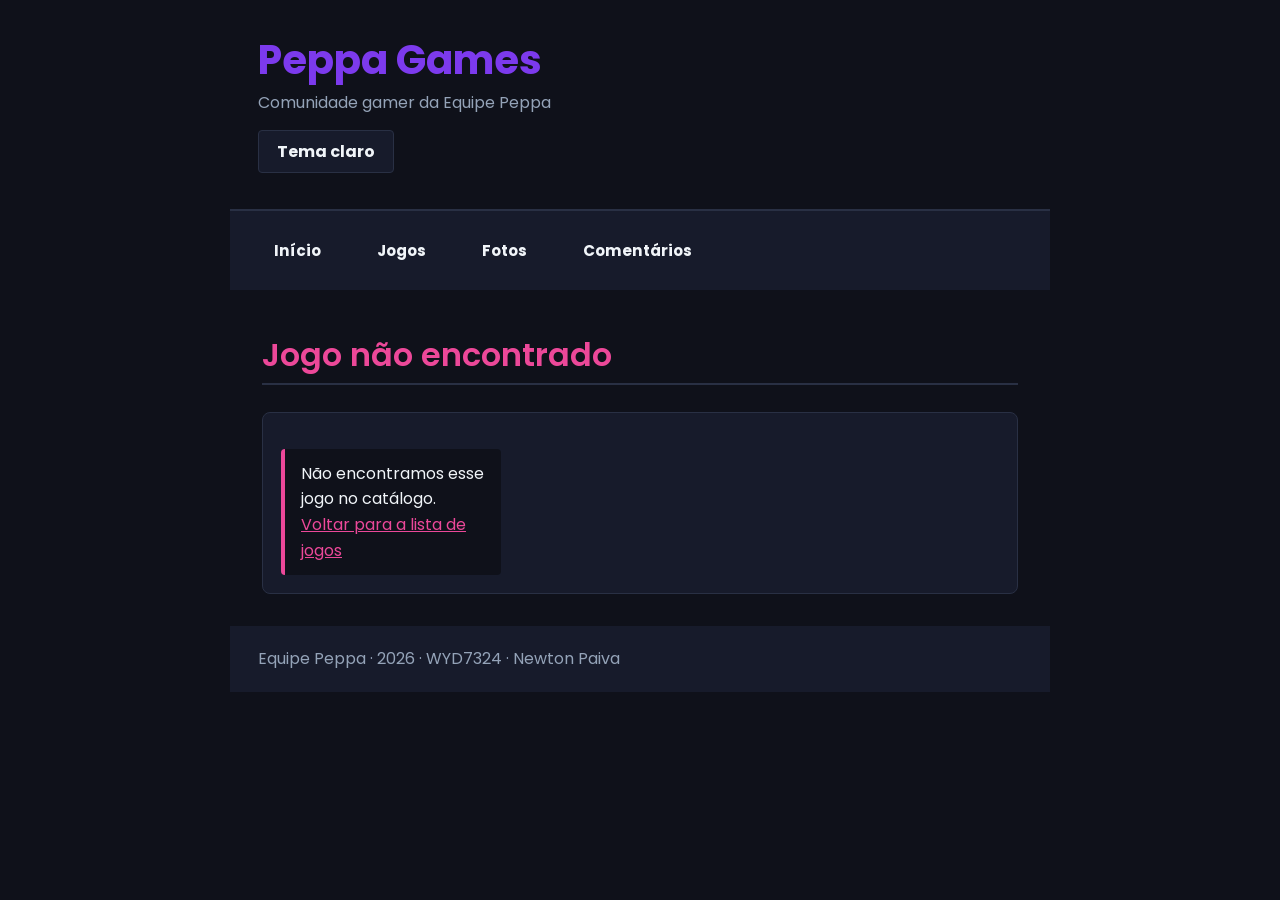
<file: estrutura-modelo/frontend/jogo.html>
<!DOCTYPE html>
<html lang="pt-BR">
  <head>
    <meta charset="UTF-8">
    <meta name="viewport" content="width=device-width, initial-scale=1.0">
    <meta name="description" content="Página do jogo na comunidade Peppa Games">
    <title>Jogo — Peppa Games</title>
    <link rel="stylesheet" href="css/estilo.css">
    <link rel="stylesheet" href="css/tema2.css" id="tema-claro" disabled>
    <link rel="stylesheet" href="css/jogo.css">
    <script src="js/usuario.js" defer></script>
  </head>

  <body>

    <header>
      <h1>Peppa Games</h1>
      <p>Comunidade gamer da Equipe Peppa</p>
      <button type="button" id="botao-tema" class="botao-tema">Tema claro</button>
    </header>

    <nav>
      <ul>
        <li><a href="index.html">Início</a></li>
        <li><a href="index.html#jogos">Jogos</a></li>
        <li><a href="#fotos">Fotos</a></li>
        <li><a href="#comentarios">Comentários</a></li>
      </ul>
    </nav>

    <main>
      <section id="detalhes-jogo">
        <h2 id="titulo-jogo">Carregando...</h2>
        <div id="detalhes" class="detalhes-jogo"></div>
      </section>

      <section id="fotos" class="so-com-jogo">
        <h2>Fotos da comunidade</h2>
        <div id="galeria" class="galeria" aria-live="polite"></div>

        <form id="form-foto" novalidate>
          <div>
            <label for="foto-nome">Seu nome:</label>
            <input type="text" id="foto-nome" maxlength="40" required>
          </div>
          <div>
            <label for="foto-arquivo">Adicionar uma foto (JPG, PNG, GIF ou WEBP, até 3 MB):</label>
            <input type="file" id="foto-arquivo" accept="image/jpeg,image/png,image/gif,image/webp" required>
          </div>
          <button type="submit">Enviar foto</button>
          <p id="aviso-foto" class="aviso" aria-live="polite"></p>
        </form>
      </section>

      <section id="comentarios" class="so-com-jogo">
        <h2>Comentários e dicas</h2>

        <form id="form-comentario" novalidate>
          <div>
            <label for="comentario-nome">Seu nome:</label>
            <input type="text" id="comentario-nome" maxlength="40" required>
          </div>
          <div>
            <label for="comentario-texto">Seu comentário ou dica:</label>
            <textarea id="comentario-texto" maxlength="1000" placeholder="Conte o que achou do jogo ou deixe uma dica para quem está começando." required></textarea>
            <p id="comentario-contador" class="contador">Até 1000 caracteres</p>
          </div>
          <button type="submit">Comentar</button>
          <p id="aviso-comentario" class="aviso" aria-live="polite"></p>
        </form>

        <div class="barra-comentarios">
          <p id="total-comentarios" class="contador" aria-live="polite"></p>
          <div class="ordem">
            <label for="ordem-comentarios">Ordenar por:</label>
            <select id="ordem-comentarios">
              <option value="recentes">Mais recentes</option>
              <option value="curtidos">Mais curtidos</option>
            </select>
          </div>
        </div>

        <p id="aviso-lista" class="aviso" aria-live="polite"></p>
        <div id="lista-comentarios"></div>
      </section>
    </main>

    <dialog id="visualizador">
      <img id="foto-ampliada" alt="">
      <p id="legenda-foto" class="contador"></p>
      <button type="button" id="fechar-foto">Fechar</button>
    </dialog>

    <footer>
      <p>Equipe Peppa &middot; 2026 &middot; WYD7324 &middot; Newton Paiva</p>
    </footer>

    <script src="js/jogos.js" defer></script>
    <script src="js/jogo.js" defer></script>

  </body>
</html>
</file>
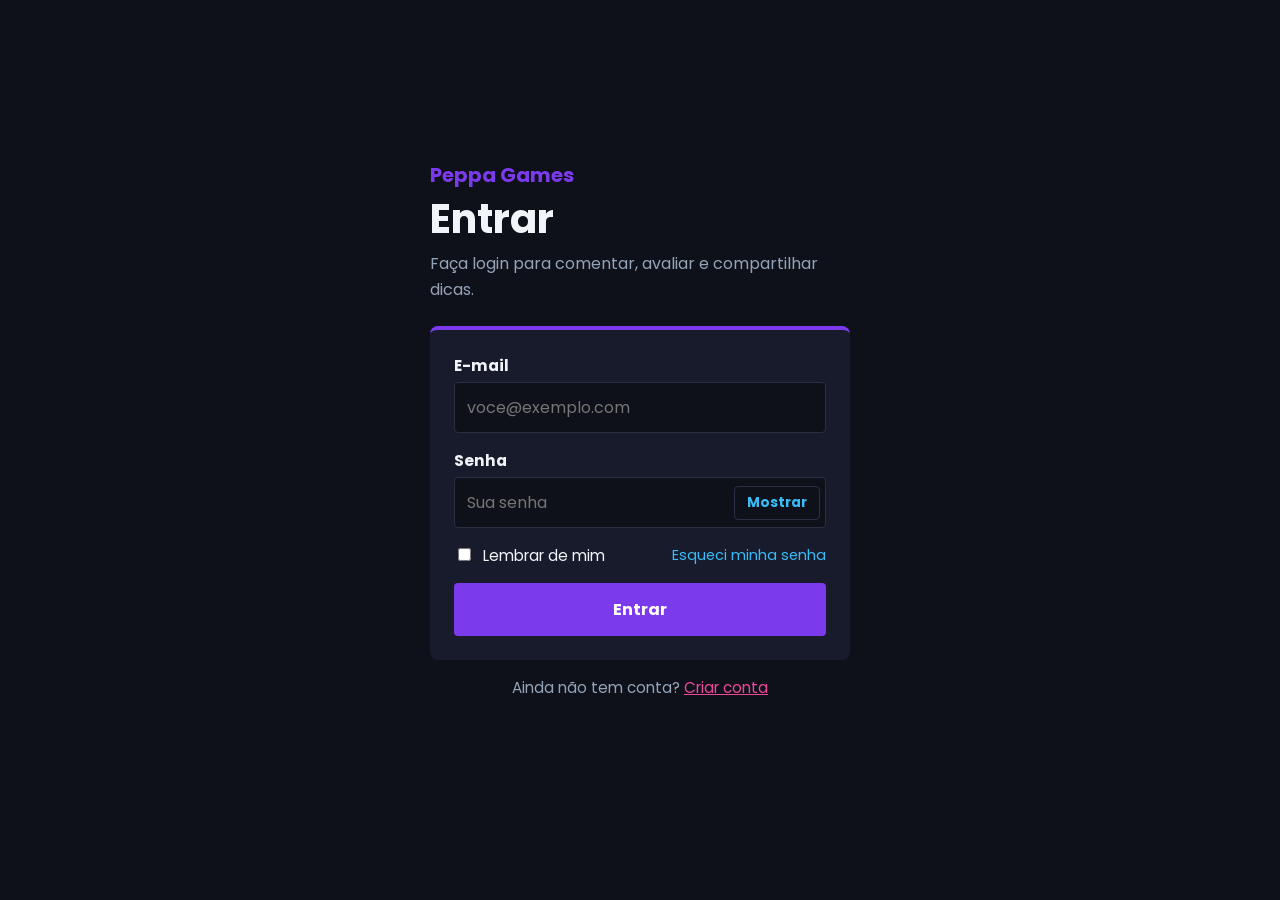
<file: estrutura-modelo/frontend/login.html>
<!DOCTYPE html>
<html lang="pt-BR">
  <head>
    <meta charset="UTF-8">
    <meta name="viewport" content="width=device-width, initial-scale=1.0">
    <meta name="description" content="Entrar na comunidade Peppa Games">
    <title>Entrar — Peppa Games</title>
    <link rel="stylesheet" href="css/estilo.css">
    <link rel="stylesheet" href="css/login.css">
    <script src="js/auth-comum.js" defer></script>
    <script src="js/login.js" defer></script>
  </head>

  <body>
      <main class="pagina-login">
      <section class="cartao-login" aria-labelledby="titulo-login">
        <p class="marca">Peppa Games</p>
        <h1 id="titulo-login">Entrar</h1>
        <p class="subtitulo">Faça login para comentar, avaliar e compartilhar dicas.</p>

       <form id="form-login" method="post">
          <div>
            <label for="email">E-mail</label>
            <input type="email" id="email" name="email" placeholder="voce@exemplo.com" autocomplete="email" required>
          </div>

          <div>
            <label for="senha">Senha</label>
            <div class="campo-senha">
              <input type="password" id="senha" name="senha" placeholder="Sua senha" minlength="6" autocomplete="current-password" required>
              <button type="button" id="mostrar-senha" class="mostrar-senha" aria-pressed="false">Mostrar</button>
            </div>
          </div>

          <div class="opcoes-login">
            <span>
              <input type="checkbox" id="lembrar" name="lembrar">
              <label for="lembrar">Lembrar de mim</label>
            </span>
            <a href="esqueci-senha.html">Esqueci minha senha</a>
          </div>

          <button type="submit">Entrar</button>

          <p id="aviso-login" class="aviso" role="status" aria-live="polite"></p>
        </form>

        <p class="rodape-login">Ainda não tem conta? <a href="cadastro.html">Criar conta</a></p>

      </section>
    </main>
  </body>
</html>
</file>
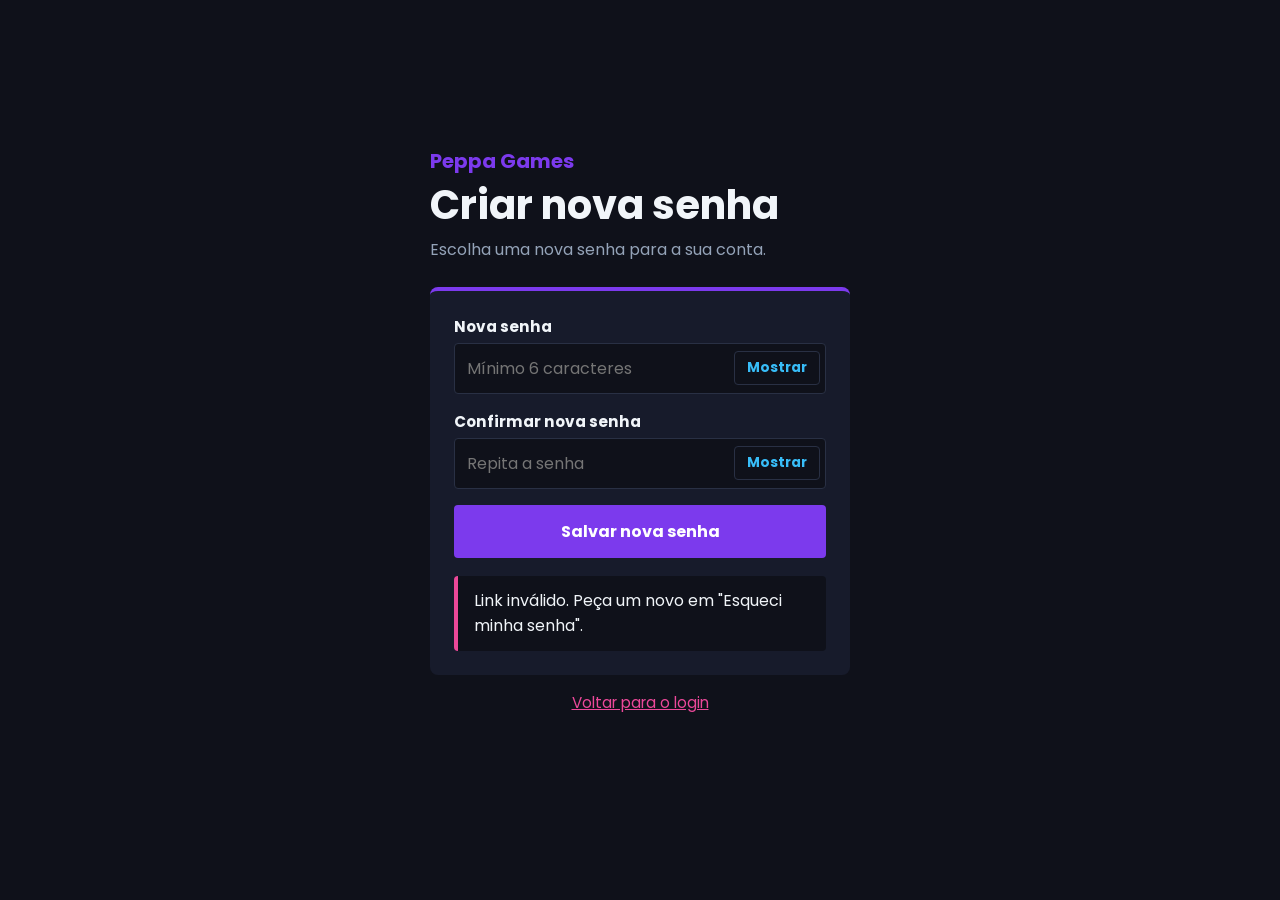
<file: estrutura-modelo/frontend/redefinir-senha.html>
<!DOCTYPE html>
<html lang="pt-BR">
  <head>
    <meta charset="UTF-8">
    <meta name="viewport" content="width=device-width, initial-scale=1.0">
    <title>Nova senha — Peppa Games</title>
    <link rel="stylesheet" href="css/estilo.css">
    <link rel="stylesheet" href="css/login.css">
    <script src="js/auth-comum.js" defer></script>
    <script src="js/redefinir-senha.js" defer></script>
  </head>

  <body>
    <main class="pagina-login">
      <section class="cartao-login" aria-labelledby="titulo-login">
        <p class="marca">Peppa Games</p>
        <h1 id="titulo-login">Criar nova senha</h1>
        <p class="subtitulo">Escolha uma nova senha para a sua conta.</p>

        <form id="form-redefinir" method="post">
          <div>
            <label for="senha">Nova senha</label>
            <div class="campo-senha">
              <input type="password" id="senha" name="senha" placeholder="Mínimo 6 caracteres" minlength="6" autocomplete="new-password" required>
              <button type="button" class="mostrar-senha" aria-pressed="false">Mostrar</button>
            </div>
          </div>
          <div>
            <label for="confirmar">Confirmar nova senha</label>
            <div class="campo-senha">
              <input type="password" id="confirmar" placeholder="Repita a senha" minlength="6" autocomplete="new-password" required>
              <button type="button" class="mostrar-senha" aria-pressed="false">Mostrar</button>
            </div>
          </div>
          <button type="submit">Salvar nova senha</button>
          <p id="aviso-redefinir" class="aviso" role="status" aria-live="polite"></p>
        </form>

        <p class="rodape-login"><a href="login.html">Voltar para o login</a></p>
      </section>
    </main>
  </body>
</html>
</file>
<file: estrutura-modelo/frontend/css/estilo.css>
/* ==========================================================================
   ARA0062 — folha de estilos do projeto
   Gabarito da entrega 3 (ciclo 4): a página da aula 03 com aparência.

   Este arquivo só usa o que foi visto na aula 04:
     seletor de tipo · classe · id · agrupamento · descendente e filho ·
     seletor de atributo · pseudo-classes · cascata e herança.

   Caixa (box model), tipografia com web font e layout em flex/grid entram
   nas aulas 05 e 06. O que está aqui já resolve a entrega — e é honesto
   dizer que ainda não é o jeito definitivo de fazer o menu.

   Ordem do arquivo, de fora para dentro: página, cabeçalho, menu, conteúdo,
   tabela, formulário, rodapé. Manter uma ordem previsível é metade da
   manutenção.
   ========================================================================== */
   @import url('https://fonts.googleapis.com/css2?family=Poppins:wght@400;500;600;700&display=swap');

   :root {
   --fundo: #0F111A;
   --fundo-secundario: #171B2B;
   --cor-principal: #7C3AED;
   --destaque: #EC4899;
   --destaque-secundario: #38BDF8;
   --texto: #F1F5F9;
   --texto-secundario: #94A3B8;
   --bordas: #293044;
   --sobre-principal: #FFFFFF;   /* texto sobre fundos de cor forte */
}
   *,
   ::before,
   ::after {
   box-sizing: border-box;
}

/* ==========================================================================
   1. A PÁGINA
   Tudo o que está em body é herdado por quem está dentro: a fonte e a cor do
   texto são escritas UMA vez, aqui.
   ========================================================================== */
body {
  font-family: 'Poppins', Arial, sans-serif;
  color: var(--texto);
  background-color: var(--fundo);

  max-width: 860px;
  margin: 0 auto;        /* 0 em cima/embaixo, automático nas laterais */
  padding: 0 20px 40px;
}

p {
  font-size: 1rem;
  line-height: 1.6;
}


/* ==========================================================================
   2. CABEÇALHO
   ========================================================================== */

header {
  background-color: var(--fundo);
  color: var(--texto);
  padding: 36px 28px;
  border-bottom: 2px solid var(--bordas);
}

header h1 {
  margin: 0 0 6px;
  font-size: 2.5rem;
  line-height: 1.2;
  font-weight: 700;
  color: var(--cor-principal);
}

header p {
  margin: 0;
  color: var(--texto-secundario);
}

/* ==========================================================================
   3. O MENU
   ========================================================================== */

nav {
  background-color: var(--fundo-secundario);
  padding: 14px 28px;
}

nav ul {
  list-style: none;
  display: flex;
  gap: 24px;
  margin: 0;
  padding: 0;
}

nav a {
  color: var(--texto);
  text-decoration: none;
  font-weight: 600;
  font-size: 1.1rem;
}

nav a:hover {
  color: var(--destaque);
}


/* inline-block põe os itens lado a lado. É o jeito clássico, e funciona.
   O jeito de hoje é display: flex no <ul> — aula 05. */
nav li {
  display: inline-block;
}

nav a {
  display: inline-block;
  padding: 14px 16px;
  color: var(--texto);
  text-decoration: none;     /* tira o sublinhado do link */
  font-weight: bold;
  font-size: 0.95rem;
}

nav a:hover {
  background-color: var(--cor-principal);
  color: var(--sobre-principal);
}


/* ==========================================================================
   4. CONTEÚDO
   ========================================================================== */
main {
  background-color: var(--fundo);
  padding: 8px 32px 32px;
}

/* Agrupamento: os dois títulos compartilham a cor. */
h2, h3 {
  color: var(--destaque);
}

h2 {
  font-size: 2rem;
  line-height: 1.3;
  font-weight: 600;
  border-bottom: 2px solid var(--bordas);
  padding-bottom: 8px;
  margin-top: 36px;
}

h3 {
  font-size: 1.5rem;
  line-height: 1.4;
  font-weight: 600;
}

a {
  color: var(--destaque);
}

a:hover {
  color: var(--destaque-secundario);
}

img {
  max-width: 100%;       /* a imagem nunca estoura a coluna */
  height: auto;
  border-radius: 6px;
}

/* As listas de conteúdo continuam sendo listas — só ficam mais arejadas. */
main ul li,
main ol li {
  margin-bottom: 6px;
}

strong {
  color: var(--destaque);
}

/* ==========================================================================
   5. A TABELA
   border-collapse é a primeira linha de qualquer tabela: sem ele, cada
   célula desenha a própria borda e ficam duas linhas entre vizinhas.
   ========================================================================== */
table {
  border-collapse: collapse;
  width: 100%;
  margin: 16px 0 8px;
}

caption {
  text-align: left;
  font-weight: bold;
  color: var(--destaque-secundario);
  padding-bottom: 10px;
}

th, td {
  border: 1px solid var(--bordas);
  padding: 10px 14px;
  text-align: left;
}

/* Descendente: o th de dentro do thead é cabeçalho de coluna. */
thead th {
  background-color: var(--cor-principal);
  color: var(--sobre-principal);
}

/* E o th de dentro do tbody é cabeçalho de linha — outro papel, outro peso. */
tbody th {
  background-color: var(--fundo-secundario);
  color: var(--destaque);
}

/* Zebra pela posição da linha. Nenhuma classe foi escrita no HTML. */
tbody tr:nth-child(even) {
  background-color: var(--fundo-secundario);
}

tbody tr:hover {
  background-color: var(--destaque-secundario);
}


/* ==========================================================================
   6. O FORMULÁRIO DE CONTATO
   ========================================================================== */

form {
  background-color: var(--fundo-secundario);
  padding: 24px;
  border-radius: 8px;
  border-top: 4px solid var(--cor-principal);
}

fieldset {
  border: 1px solid var(--bordas);
  border-radius: 6px;
  background-color: var(--fundo);
  padding: 18px 20px 6px;
  margin-bottom: 18px;
}

legend {
  color: var(--cor-principal);
  font-weight: bold;
  padding: 0 8px;
}

/* Cada campo está embrulhado num <div>: é ele que separa um do outro. */
form div {
  margin-bottom: 16px;
}

label {
  display: block;
  font-weight: bold;
  font-size: 0.95rem;
  margin-bottom: 5px;
  color: var(--texto);
}

/* Seletor de atributo: escolhe o input pelo type.
   Sem isso, uma regra "input { width: 100% }" esticaria também o checkbox. */
input[type="text"],
input[type="email"],
select,
textarea {
  width: 100%;
  padding: 10px 12px;
  border: 1px solid var(--bordas);
  border-radius: 4px;
  /* Campo de formulário não herda a fonte do body — tem de pedir. */
  font-family: inherit;
  font-size: 1rem;
  background-color: var(--fundo-secundario);
  color: var(--texto);
}

textarea {
  resize: vertical;
  min-height: 120px;
}

input[type="checkbox"] {
  width: auto;
  margin-right: 8px;
}

input[type="checkbox"] + label {
  display: inline;
  font-weight: normal;
}

/* :focus é acessibilidade, não enfeite: é como quem navega por Tab sabe onde
   está. Nunca apague o contorno sem pôr outra marca no lugar. */
input:focus,
select:focus,
textarea:focus {
  outline: 3px solid var(--destaque-secundario);
  outline-offset: 1px;
  border-color: var(--cor-principal);
}

button {
  font-family: inherit;
  font-size: 1rem;
  font-weight: bold;
  padding: 12px 28px;
  border: none;
  border-radius: 4px;
  cursor: pointer;
}

button[type="submit"] {
  background-color: var(--cor-principal);
  color: var(--sobre-principal);
}

button[type="submit"]:hover {
  background-color: var(--destaque);
}

/* O botão secundário não compete com o principal. */
button[type="reset"] {
  background-color: var(--fundo-secundario);
  color: var(--texto-secundario);
  border: 1px solid var(--bordas);
  margin-left: 8px;
}


/* ==========================================================================
   7. BARRA LATERAL E RODAPÉ
   ========================================================================== */

aside {
  background-color: var(--fundo-secundario);
  border-left: 4px solid var(--destaque);
  padding: 20px 28px;
  margin-top: 4px;
}

aside h2 {
  margin-top: 8px;
  font-size: 1.2rem;
  border-bottom: none;
}

footer {
  background-color: var(--fundo-secundario);
  color: var(--texto-secundario);
  padding: 20px 28px;
  font-size: 0.9rem;
}

footer p {
  margin: 0;
}


/* ==========================================================================
   8. UMA CLASSE, PARA MOSTRAR QUE ELA EXISTE
   Classe é o crachá: use-a quando o que você quer estilizar não é "todo
   elemento X", e sim "estes aqui". Ponha class="destaque" em qualquer
   parágrafo do index.html para ver.
   ========================================================================== */
.destaque {
  background-color: var(--fundo-secundario);
  border-left: 4px solid var(--destaque);
  padding: 12px 16px;
}
/* cor da tabela do catálogo */
.tabela-catalogo thead th {
  background-color: var(--cor-principal);
  color: var(--sobre-principal);
}

.tabela-catalogo tbody th {
  background-color: var(--destaque);
  color: var(--sobre-principal);
}

.tabela-catalogo tbody tr:nth-child(even) {
  background-color: var(--fundo-secundario);
  color: var(--texto);
}

.tabela-catalogo tbody tr:hover {
  background-color: var(--destaque-secundario);
  color: var(--sobre-principal);
}


/* ==========================================================================
   9. O JAVASCRIPT MUDA A CLASSE, O CSS MUDA A CARA
   Estas regras só existem para o script.js ligar e desligar classes.
   Todas as cores vêm do :root, então o segundo tema (tema2.css) vale aqui também.
   ========================================================================== */

.oculto {
  display: none;
}

/* saudação do cabeçalho (passo 3 da aula 06) */
.saudacao {
  margin-top: 10px;
  font-weight: 600;
  color: var(--destaque-secundario);
}

/* botão que troca o tema (passo 4 da aula 06) */
.botao-tema {
  margin-top: 14px;
  padding: 8px 18px;
  background-color: var(--fundo-secundario);
  color: var(--texto);
  border: 1px solid var(--bordas);
}

.botao-tema:hover {
  border-color: var(--destaque);
}

/* contador de caracteres e aviso de resultado (aulas 06 e 07) */
.contador {
  margin: 6px 0 0;
  font-size: 0.9rem;
  color: var(--texto-secundario);
}

.contador.alerta {
  color: var(--destaque);
  font-weight: 600;
}

.aviso {
  margin: 18px 0 0;
  padding: 12px 16px;
  border-left: 4px solid var(--destaque-secundario);
  border-radius: 4px;
  background-color: var(--fundo);
  color: var(--texto);
}

.aviso.erro {
  border-left-color: var(--destaque);
}

.aviso:empty {
  display: none;
}


/* ==========================================================================
   10. O CATÁLOGO COM CAPAS, BUSCA E FILTRO
   ========================================================================== */

.busca-jogos {
  display: grid;
  grid-template-columns: 2fr 1fr;
  gap: 16px;
  background-color: var(--fundo-secundario);
  border-top: 4px solid var(--cor-principal);
  border-radius: 8px;
  padding: 16px 20px;
}

.lista-jogos {
  display: grid;
  gap: 18px;
  margin-top: 18px;
}

.jogo {
  display: grid;
  grid-template-columns: 150px 1fr;
  gap: 20px;
  align-items: start;
  background-color: var(--fundo-secundario);
  border: 1px solid var(--bordas);
  border-radius: 8px;
  padding: 14px;
}

.jogo img {
  width: 150px;
  aspect-ratio: 3 / 4;
  object-fit: cover;
  border: 1px solid var(--bordas);
}

.jogo h3 {
  margin-top: 4px;
}

.jogo p {
  margin: 0 0 8px;
  color: var(--texto-secundario);
}

/* celular: a capa fica em cima do texto */
@media (max-width: 600px) {
  .busca-jogos,
  .jogo {
    grid-template-columns: 1fr;
  }

  .jogo img {
    width: 100%;
    max-width: 220px;
  }
}
</file>
<file: estrutura-modelo/frontend/css/tema2.css>
:root {
  --fundo: #F4F5F7;
  --fundo-secundario: #FFFFFF;
  --cor-principal: #4F46E5;
  --destaque: #E11D48;
  --destaque-secundario: #0891B2;
  --texto: #18181B;
  --texto-secundario: #52525B;
  --bordas: #D4D4D8;
  --sobre-principal: #FFFFFF;
}
</file>
<file: estrutura-modelo/frontend/css/jogo.css>
.jogo.oculto {
  display: none;
}

.jogo-clicavel {
  cursor: pointer;
  user-select: none;
  transition: border-color 0.15s;
}

.jogo-clicavel:hover,
.jogo-clicavel:focus-visible {
  border-color: var(--destaque);
  outline: none;
}

.jogo-clicavel:focus-visible {
  box-shadow: 0 0 0 3px var(--destaque-secundario);
}

.detalhes-jogo {
  display: grid;
  grid-template-columns: 220px 1fr;
  gap: 24px;
  align-items: start;
  background-color: var(--fundo-secundario);
  border: 1px solid var(--bordas);
  border-radius: 8px;
  padding: 18px;
}

.capa-jogo {
  width: 220px;
  aspect-ratio: 3 / 4;
  object-fit: cover;
  border: 1px solid var(--bordas);
}

.ficha {
  display: grid;
  grid-template-columns: max-content 1fr;
  gap: 6px 16px;
  margin: 0 0 16px;
}

.ficha dt {
  font-weight: 600;
  color: var(--destaque-secundario);
}

.ficha dd {
  margin: 0;
  color: var(--texto-secundario);
}

.descricao-jogo p {
  margin: 0 0 12px;
  color: var(--texto-secundario);
}

.galeria {
  display: grid;
  grid-template-columns: repeat(auto-fill, minmax(160px, 1fr));
  gap: 12px;
  margin: 16px 0 20px;
}

.galeria .vazio {
  grid-column: 1 / -1;
}

.foto {
  margin: 0;
}

.foto-botao {
  display: block;
  width: 100%;
  padding: 0;
  background: none;
  border: 1px solid var(--bordas);
  border-radius: 6px;
  overflow: hidden;
}

.foto-botao:hover {
  border-color: var(--destaque);
}

.foto-botao img {
  display: block;
  width: 100%;
  aspect-ratio: 4 / 3;
  object-fit: cover;
  border-radius: 0;
}

.foto figcaption {
  margin-top: 4px;
  font-size: 0.8rem;
  color: var(--texto-secundario);
}

input[type="file"] {
  width: 100%;
  padding: 10px;
  border: 1px dashed var(--bordas);
  border-radius: 4px;
  font-family: inherit;
  font-size: 0.95rem;
  background-color: var(--fundo);
  color: var(--texto);
}

#visualizador {
  max-width: min(92vw, 900px);
  background-color: var(--fundo-secundario);
  color: var(--texto);
  border: 1px solid var(--bordas);
  border-radius: 8px;
  padding: 16px;
}

#visualizador::backdrop {
  background-color: rgba(0, 0, 0, 0.75);
}

#visualizador img {
  display: block;
  max-width: 100%;
  max-height: 70vh;
  margin: 0 auto;
}

#visualizador button {
  margin-top: 10px;
  background-color: var(--cor-principal);
  color: var(--sobre-principal);
}

.barra-comentarios {
  display: flex;
  justify-content: space-between;
  align-items: center;
  flex-wrap: wrap;
  gap: 12px;
  margin-top: 28px;
}

.barra-comentarios .contador {
  margin: 0;
}

.ordem {
  display: flex;
  align-items: center;
  gap: 8px;
}

.ordem label {
  margin: 0;
  white-space: nowrap;
}

.ordem select {
  width: auto;
}

.vazio {
  padding: 16px 0;
}

.comentario {
  margin-top: 14px;
}

.comentario-corpo {
  background-color: var(--fundo-secundario);
  border: 1px solid var(--bordas);
  border-radius: 8px;
  padding: 12px 14px;
}

.comentario-topo {
  display: flex;
  flex-wrap: wrap;
  align-items: baseline;
  gap: 4px 12px;
}

.comentario-topo .autor {
  color: var(--destaque-secundario);
}

.comentario-topo .data {
  font-size: 0.8rem;
  color: var(--texto-secundario);
}

.comentario-texto {
  margin: 8px 0 0;
  white-space: pre-wrap;
  overflow-wrap: anywhere;
}

.acoes-comentario {
  display: flex;
  flex-wrap: wrap;
  gap: 8px;
  margin-top: 10px;
}

.acoes-comentario button {
  padding: 6px 14px;
  font-size: 0.85rem;
  font-weight: 600;
  background-color: var(--fundo);
  color: var(--texto);
  border: 1px solid var(--bordas);
  border-radius: 999px;
}

.acoes-comentario button:hover {
  border-color: var(--destaque);
}

.acoes-comentario .voto-like.ativo {
  background-color: var(--cor-principal);
  border-color: var(--cor-principal);
  color: var(--sobre-principal);
}

.acoes-comentario .voto-dislike.ativo {
  background-color: var(--destaque);
  border-color: var(--destaque);
  color: var(--sobre-principal);
}

.acoes-comentario button:focus-visible,
.foto-botao:focus-visible {
  outline: 3px solid var(--destaque-secundario);
  outline-offset: 2px;
}

.form-resposta {
  margin-top: 12px;
  padding: 14px;
  border-top-width: 3px;
  background-color: var(--fundo);
}

.form-resposta div {
  margin-bottom: 10px;
}

.form-resposta textarea {
  min-height: 80px;
}

.form-resposta .aviso {
  margin-top: 10px;
}

.botoes-resposta {
  display: flex;
  flex-wrap: wrap;
  gap: 8px;
}

.botoes-resposta button {
  margin: 0;
  padding: 8px 18px;
  font-size: 0.9rem;
  background-color: var(--cor-principal);
  color: var(--sobre-principal);
}

.botoes-resposta button:hover {
  background-color: var(--destaque);
}

.botoes-resposta button.cancelar {
  background-color: var(--fundo-secundario);
  color: var(--texto-secundario);
  border: 1px solid var(--bordas);
}

.botoes-resposta button:disabled {
  opacity: 0.6;
  cursor: not-allowed;
}

.respostas {
  margin-left: 16px;
  padding-left: 14px;
  border-left: 2px solid var(--bordas);
}

.respostas.sem-recuo {
  margin-left: 0;
  padding-left: 0;
  border-left: none;
}

@media (max-width: 600px) {
  .detalhes-jogo {
    grid-template-columns: 1fr;
  }

  .capa-jogo {
    width: 100%;
    max-width: 220px;
  }

  .respostas {
    margin-left: 6px;
    padding-left: 8px;
  }
}
</file>
<file: peppa-games-/Projeto/frontend/css/estilo.css>
/* ==========================================================================
   ARA0062 — folha de estilos do projeto
   Gabarito da entrega 3 (ciclo 4): a página da aula 03 com aparência.

   Este arquivo só usa o que foi visto na aula 04:
     seletor de tipo · classe · id · agrupamento · descendente e filho ·
     seletor de atributo · pseudo-classes · cascata e herança.

   Caixa (box model), tipografia com web font e layout em flex/grid entram
   nas aulas 05 e 06. O que está aqui já resolve a entrega — e é honesto
   dizer que ainda não é o jeito definitivo de fazer o menu.

   Ordem do arquivo, de fora para dentro: página, cabeçalho, menu, conteúdo,
   tabela, formulário, rodapé. Manter uma ordem previsível é metade da
   manutenção.
   ========================================================================== */
   @import url('https://fonts.googleapis.com/css2?family=Poppins:wght@400;500;600;700&display=swap');

   :root {
   --fundo: #0F111A;
   --fundo-secundario: #171B2B;
   --cor-principal: #7C3AED;
   --destaque: #EC4899;
   --destaque-secundario: #38BDF8;
   --texto: #F1F5F9;
   --texto-secundario: #94A3B8;
   --bordas: #293044;
   --sobre-principal: #FFFFFF;   /* texto sobre fundos de cor forte */
}
   *,
   ::before,
   ::after {
   box-sizing: border-box;
}

/* ==========================================================================
   1. A PÁGINA
   Tudo o que está em body é herdado por quem está dentro: a fonte e a cor do
   texto são escritas UMA vez, aqui.
   ========================================================================== */
body {
  font-family: 'Poppins', Arial, sans-serif;
  color: var(--texto);
  background-color: var(--fundo);

  max-width: 860px;
  margin: 0 auto;        /* 0 em cima/embaixo, automático nas laterais */
  padding: 0 20px 40px;
}

p {
  font-size: 1rem;
  line-height: 1.6;
}


/* ==========================================================================
   2. CABEÇALHO
   ========================================================================== */

header {
  background-color: var(--fundo);
  color: var(--texto);
  padding: 36px 28px;
  border-bottom: 2px solid var(--bordas);
}

header h1 {
  margin: 0 0 6px;
  font-size: 2.5rem;
  line-height: 1.2;
  font-weight: 700;
  color: var(--cor-principal);
}

header p {
  margin: 0;
  color: var(--texto-secundario);
}

/* ==========================================================================
   3. O MENU
   ========================================================================== */

nav {
  background-color: var(--fundo-secundario);
  padding: 14px 28px;
}

nav ul {
  list-style: none;
  display: flex;
  gap: 24px;
  margin: 0;
  padding: 0;
}

nav a {
  color: var(--texto);
  text-decoration: none;
  font-weight: 600;
  font-size: 1.1rem;
}

nav a:hover {
  color: var(--destaque);
}


/* inline-block põe os itens lado a lado. É o jeito clássico, e funciona.
   O jeito de hoje é display: flex no <ul> — aula 05. */
nav li {
  display: inline-block;
}

nav a {
  display: inline-block;
  padding: 14px 16px;
  color: var(--texto);
  text-decoration: none;     /* tira o sublinhado do link */
  font-weight: bold;
  font-size: 0.95rem;
}

nav a:hover {
  background-color: var(--cor-principal);
  color: var(--sobre-principal);
}


/* ==========================================================================
   4. CONTEÚDO
   ========================================================================== */
main {
  background-color: var(--fundo);
  padding: 8px 32px 32px;
}

/* Agrupamento: os dois títulos compartilham a cor. */
h2, h3 {
  color: var(--destaque);
}

h2 {
  font-size: 2rem;
  line-height: 1.3;
  font-weight: 600;
  border-bottom: 2px solid var(--bordas);
  padding-bottom: 8px;
  margin-top: 36px;
}

h3 {
  font-size: 1.5rem;
  line-height: 1.4;
  font-weight: 600;
}

a {
  color: var(--destaque);
}

a:hover {
  color: var(--destaque-secundario);
}

img {
  max-width: 100%;       /* a imagem nunca estoura a coluna */
  height: auto;
  border-radius: 6px;
}

/* As listas de conteúdo continuam sendo listas — só ficam mais arejadas. */
main ul li,
main ol li {
  margin-bottom: 6px;
}

strong {
  color: var(--destaque);
}

/* ==========================================================================
   5. A TABELA
   border-collapse é a primeira linha de qualquer tabela: sem ele, cada
   célula desenha a própria borda e ficam duas linhas entre vizinhas.
   ========================================================================== */
table {
  border-collapse: collapse;
  width: 100%;
  margin: 16px 0 8px;
}

caption {
  text-align: left;
  font-weight: bold;
  color: var(--destaque-secundario);
  padding-bottom: 10px;
}

th, td {
  border: 1px solid var(--bordas);
  padding: 10px 14px;
  text-align: left;
}

/* Descendente: o th de dentro do thead é cabeçalho de coluna. */
thead th {
  background-color: var(--cor-principal);
  color: var(--sobre-principal);
}

/* E o th de dentro do tbody é cabeçalho de linha — outro papel, outro peso. */
tbody th {
  background-color: var(--fundo-secundario);
  color: var(--destaque);
}

/* Zebra pela posição da linha. Nenhuma classe foi escrita no HTML. */
tbody tr:nth-child(even) {
  background-color: var(--fundo-secundario);
}

tbody tr:hover {
  background-color: var(--destaque-secundario);
}


/* ==========================================================================
   6. O FORMULÁRIO DE CONTATO
   ========================================================================== */

form {
  background-color: var(--fundo-secundario);
  padding: 24px;
  border-radius: 8px;
  border-top: 4px solid var(--cor-principal);
}

fieldset {
  border: 1px solid var(--bordas);
  border-radius: 6px;
  background-color: var(--fundo);
  padding: 18px 20px 6px;
  margin-bottom: 18px;
}

legend {
  color: var(--cor-principal);
  font-weight: bold;
  padding: 0 8px;
}

/* Cada campo está embrulhado num <div>: é ele que separa um do outro. */
form div {
  margin-bottom: 16px;
}

label {
  display: block;
  font-weight: bold;
  font-size: 0.95rem;
  margin-bottom: 5px;
  color: var(--texto);
}

/* Seletor de atributo: escolhe o input pelo type.
   Sem isso, uma regra "input { width: 100% }" esticaria também o checkbox. */
input[type="text"],
input[type="email"],
select,
textarea {
  width: 100%;
  padding: 10px 12px;
  border: 1px solid var(--bordas);
  border-radius: 4px;
  /* Campo de formulário não herda a fonte do body — tem de pedir. */
  font-family: inherit;
  font-size: 1rem;
  background-color: var(--fundo-secundario);
  color: var(--texto);
}

textarea {
  resize: vertical;
  min-height: 120px;
}

input[type="checkbox"] {
  width: auto;
  margin-right: 8px;
}

input[type="checkbox"] + label {
  display: inline;
  font-weight: normal;
}

/* :focus é acessibilidade, não enfeite: é como quem navega por Tab sabe onde
   está. Nunca apague o contorno sem pôr outra marca no lugar. */
input:focus,
select:focus,
textarea:focus {
  outline: 3px solid var(--destaque-secundario);
  outline-offset: 1px;
  border-color: var(--cor-principal);
}

button {
  font-family: inherit;
  font-size: 1rem;
  font-weight: bold;
  padding: 12px 28px;
  border: none;
  border-radius: 4px;
  cursor: pointer;
}

button[type="submit"] {
  background-color: var(--cor-principal);
  color: var(--sobre-principal);
}

button[type="submit"]:hover {
  background-color: var(--destaque);
}

/* O botão secundário não compete com o principal. */
button[type="reset"] {
  background-color: var(--fundo-secundario);
  color: var(--texto-secundario);
  border: 1px solid var(--bordas);
  margin-left: 8px;
}


/* ==========================================================================
   7. BARRA LATERAL E RODAPÉ
   ========================================================================== */

aside {
  background-color: var(--fundo-secundario);
  border-left: 4px solid var(--destaque);
  padding: 20px 28px;
  margin-top: 4px;
}

aside h2 {
  margin-top: 8px;
  font-size: 1.2rem;
  border-bottom: none;
}

footer {
  background-color: var(--fundo-secundario);
  color: var(--texto-secundario);
  padding: 20px 28px;
  font-size: 0.9rem;
}

footer p {
  margin: 0;
}


/* ==========================================================================
   8. UMA CLASSE, PARA MOSTRAR QUE ELA EXISTE
   Classe é o crachá: use-a quando o que você quer estilizar não é "todo
   elemento X", e sim "estes aqui". Ponha class="destaque" em qualquer
   parágrafo do index.html para ver.
   ========================================================================== */
.destaque {
  background-color: var(--fundo-secundario);
  border-left: 4px solid var(--destaque);
  padding: 12px 16px;
}
/* cor da tabela do catálogo */
.tabela-catalogo thead th {
  background-color: var(--cor-principal);
  color: var(--sobre-principal);
}

.tabela-catalogo tbody th {
  background-color: var(--destaque);
  color: var(--sobre-principal);
}

.tabela-catalogo tbody tr:nth-child(even) {
  background-color: var(--fundo-secundario);
  color: var(--texto);
}

.tabela-catalogo tbody tr:hover {
  background-color: var(--destaque-secundario);
  color: var(--sobre-principal);
}


/* ==========================================================================
   9. O JAVASCRIPT MUDA A CLASSE, O CSS MUDA A CARA
   Estas regras só existem para o script.js ligar e desligar classes.
   Todas as cores vêm do :root, então o segundo tema (tema2.css) vale aqui também.
   ========================================================================== */

.oculto {
  display: none;
}

/* saudação do cabeçalho (passo 3 da aula 06) */
.saudacao {
  margin-top: 10px;
  font-weight: 600;
  color: var(--destaque-secundario);
}

/* botão que troca o tema (passo 4 da aula 06) */
.botao-tema {
  margin-top: 14px;
  padding: 8px 18px;
  background-color: var(--fundo-secundario);
  color: var(--texto);
  border: 1px solid var(--bordas);
}

.botao-tema:hover {
  border-color: var(--destaque);
}

/* contador de caracteres e aviso de resultado (aulas 06 e 07) */
.contador {
  margin: 6px 0 0;
  font-size: 0.9rem;
  color: var(--texto-secundario);
}

.contador.alerta {
  color: var(--destaque);
  font-weight: 600;
}

.aviso {
  margin: 18px 0 0;
  padding: 12px 16px;
  border-left: 4px solid var(--destaque-secundario);
  border-radius: 4px;
  background-color: var(--fundo);
  color: var(--texto);
}

.aviso.erro {
  border-left-color: var(--destaque);
}

.aviso:empty {
  display: none;
}


/* ==========================================================================
   10. O CATÁLOGO COM CAPAS, BUSCA E FILTRO
   ========================================================================== */

.busca-jogos {
  display: grid;
  grid-template-columns: 2fr 1fr;
  gap: 16px;
  background-color: var(--fundo-secundario);
  border-top: 4px solid var(--cor-principal);
  border-radius: 8px;
  padding: 16px 20px;
}

.lista-jogos {
  display: grid;
  gap: 18px;
  margin-top: 18px;
}

.jogo {
  display: grid;
  grid-template-columns: 150px 1fr;
  gap: 20px;
  align-items: start;
  background-color: var(--fundo-secundario);
  border: 1px solid var(--bordas);
  border-radius: 8px;
  padding: 14px;
}

.jogo img {
  width: 150px;
  aspect-ratio: 3 / 4;
  object-fit: cover;
  border: 1px solid var(--bordas);
}

.jogo h3 {
  margin-top: 4px;
}

.jogo p {
  margin: 0 0 8px;
  color: var(--texto-secundario);
}

/* celular: a capa fica em cima do texto */
@media (max-width: 600px) {
  .busca-jogos,
  .jogo {
    grid-template-columns: 1fr;
  }

  .jogo img {
    width: 100%;
    max-width: 220px;
  }
}
</file>
<file: peppa-games-/Projeto/frontend/css/tema2.css>
:root {
  --fundo: #F4F5F7;
  --fundo-secundario: #FFFFFF;
  --cor-principal: #4F46E5;
  --destaque: #E11D48;
  --destaque-secundario: #0891B2;
  --texto: #18181B;
  --texto-secundario: #52525B;
  --bordas: #D4D4D8;
  --sobre-principal: #FFFFFF;
}
</file>
<file: estrutura-modelo/frontend/css/login.css>
.pagina-login {
  min-height: calc(100vh - 40px);
  display: flex;
  align-items: center;
  justify-content: center;
  padding: 32px 0;
}

.cartao-login {
  width: 100%;
  max-width: 420px;
}

.marca {
  margin: 0 0 4px;
  font-size: 1.25rem;
  font-weight: 700;
  color: var(--cor-principal);
}

.cartao-login h1 {
  margin: 0 0 8px;
  font-size: 2.5rem;
  line-height: 1.2;
  font-weight: 700;
  color: var(--texto);
}

.subtitulo {
  margin: 0 0 24px;
  color: var(--texto-secundario);
}

.cartao-login input[type="email"],
.cartao-login input[type="password"],
.cartao-login input[type="text"] {
  width: 100%;
  padding: 12px;
  border: 1px solid var(--bordas);
  border-radius: 4px;
  font-family: inherit;
  font-size: 1rem;
  background-color: var(--fundo);
  color: var(--texto);
}

.campo-senha {
  position: relative;
  margin-bottom: 0;
}

.campo-senha input {
  padding-right: 96px;
}

.mostrar-senha {
  position: absolute;
  top: 50%;
  right: 6px;
  transform: translateY(-50%);
  padding: 6px 12px;
  font-size: 0.85rem;
  background-color: transparent;
  color: var(--destaque-secundario);
  border: 1px solid var(--bordas);
}

.mostrar-senha:hover {
  border-color: var(--destaque-secundario);
}

.opcoes-login {
  display: flex;
  justify-content: space-between;
  align-items: center;
  flex-wrap: wrap;
  gap: 8px;
  font-size: 0.9rem;
}

.opcoes-login input[type="checkbox"] {
  accent-color: var(--cor-principal);
}

.opcoes-login a {
  color: var(--destaque-secundario);
  text-decoration: none;
}

.opcoes-login a:hover {
  text-decoration: underline;
}

.cartao-login button[type="submit"] {
  width: 100%;
  padding: 14px;
}

.cartao-login a:focus-visible,
.cartao-login button:focus-visible {
  outline: 3px solid var(--destaque-secundario);
  outline-offset: 2px;
}

.rodape-login {
  margin: 16px 0 0;
  text-align: center;
  font-size: 0.95rem;
  color: var(--texto-secundario);
}

.rodape-login + .rodape-login {
  margin-top: 8px;
}

@media (max-width: 480px) {
  .cartao-login h1 {
    font-size: 2rem;
  }

  .cartao-login form {
    padding: 20px;
  }
}
</file>
